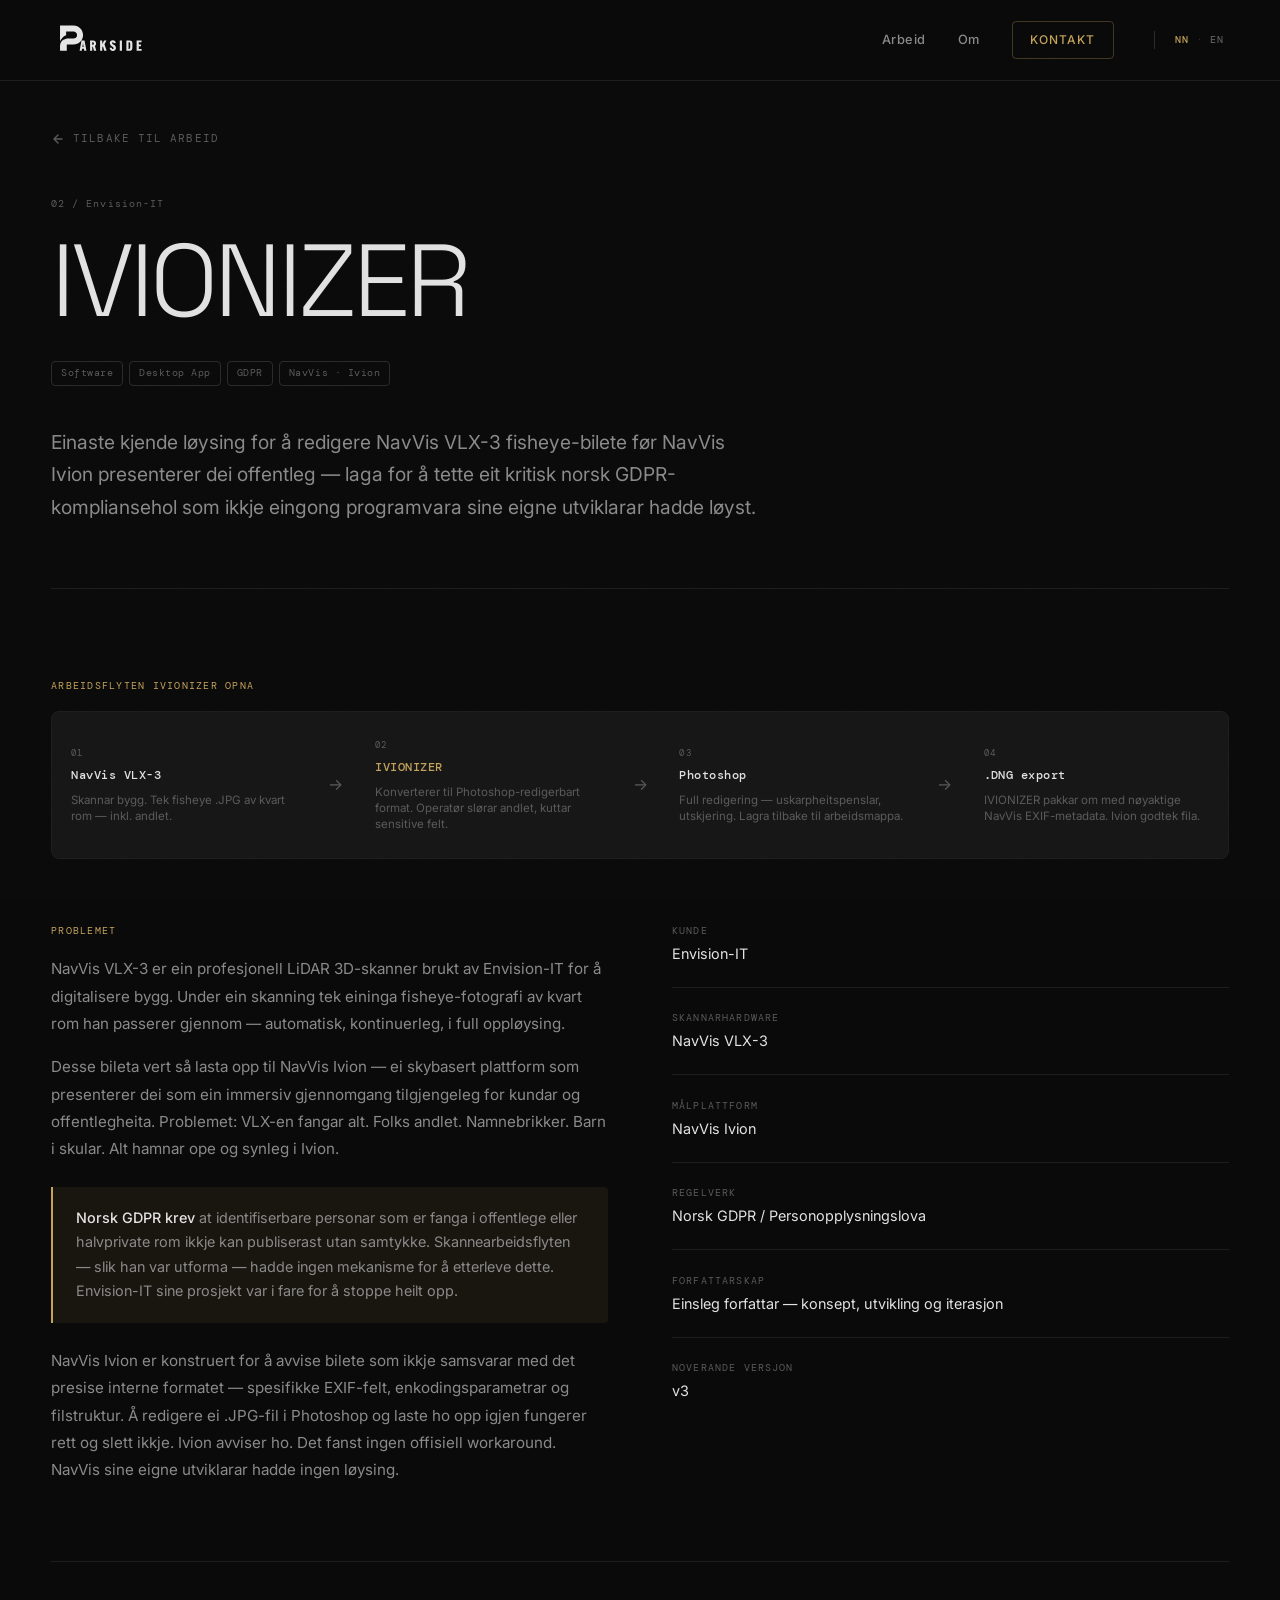
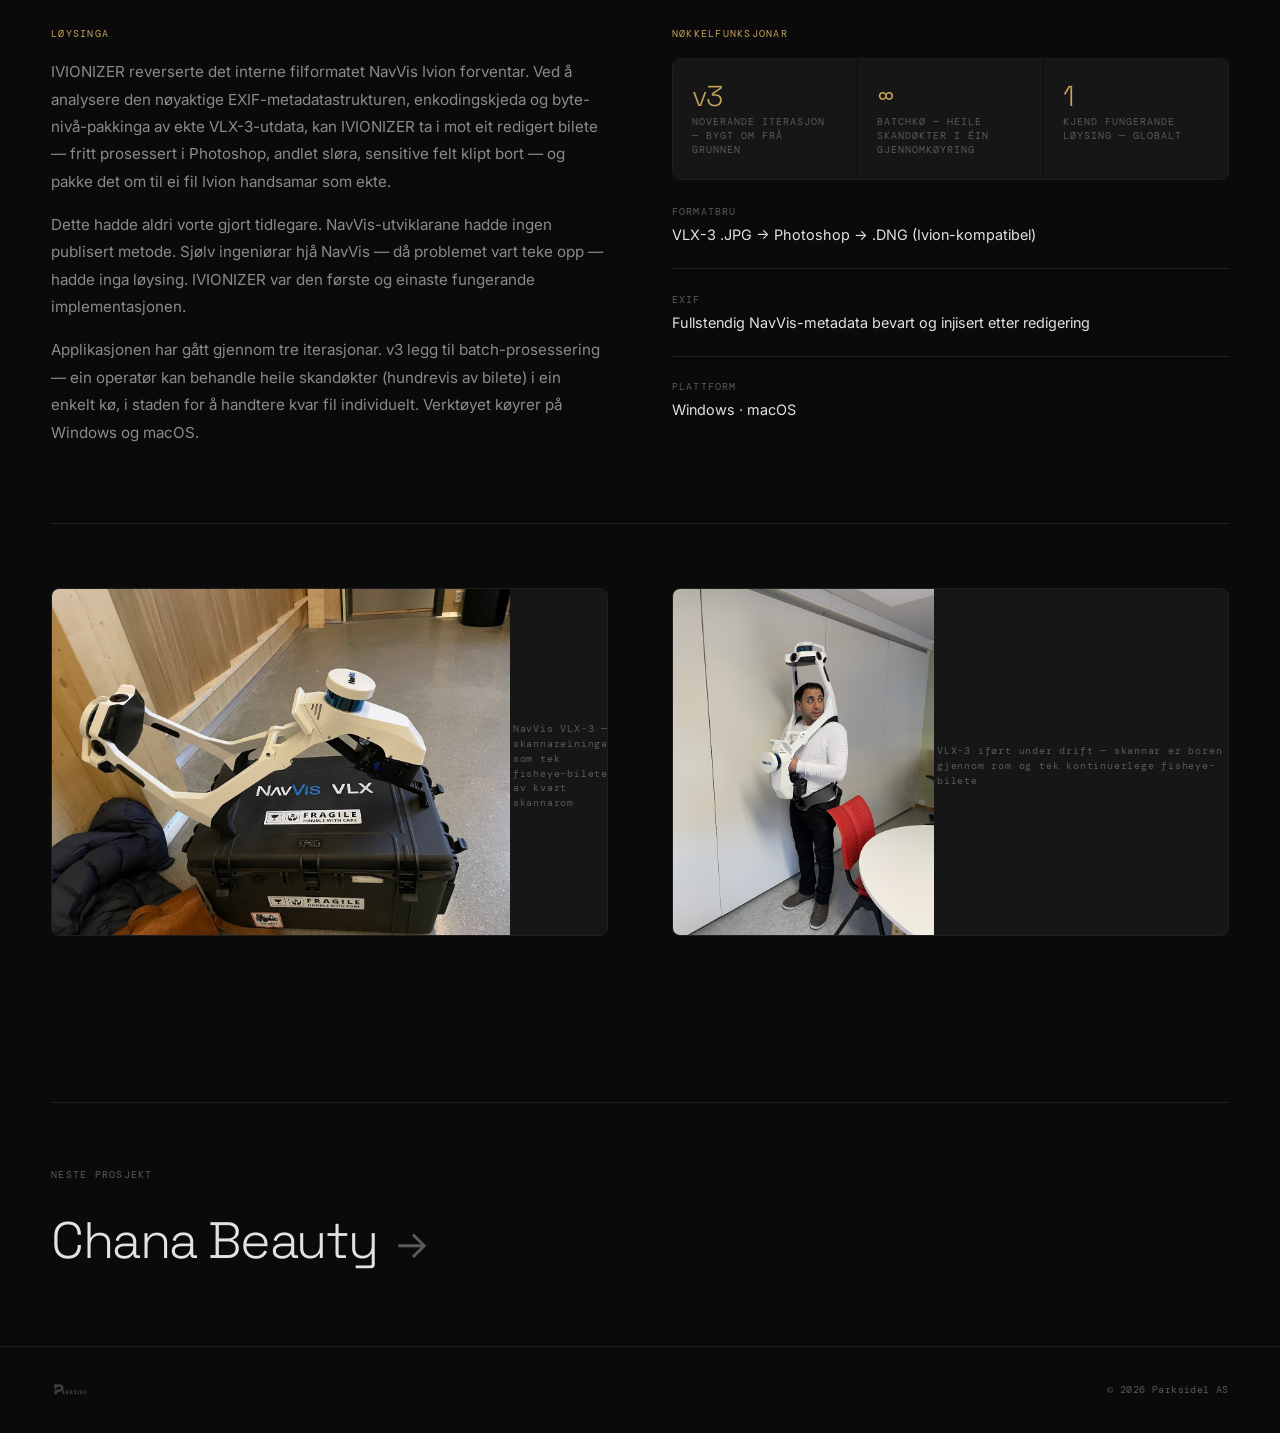
<file: ivionizer.html>
<!DOCTYPE html>
<html lang="nn">
<head>
  <meta charset="UTF-8" />
  <meta name="viewport" content="width=device-width, initial-scale=1.0" />
  <title>IVIONIZER — Parkside.</title>
  <meta name="description" content="IVIONIZER — einaste kjende løysing for å redigere NavVis VLX-3 fisheye-bilete før Ivion-rendering. Laga for å løyse norsk GDPR-problem ved 3D-skanning av offentlege rom." />
  <link rel="preconnect" href="https://fonts.googleapis.com" />
  <link rel="preconnect" href="https://fonts.gstatic.com" crossorigin />
  <link href="https://fonts.googleapis.com/css2?family=Inter:wght@300;400;500;600&family=DM+Mono:wght@400;500&family=Space+Grotesk:wght@300;400;500;600&display=swap" rel="stylesheet" />
  <link rel="stylesheet" href="styles.css" />
  <link rel="stylesheet" href="project.css" />
  <style>
    /* ── Workflow pipeline ── */
    .iv-workflow {
      display: grid;
      grid-template-columns: 1fr auto 1fr auto 1fr auto 1fr;
      align-items: center;
      gap: 0;
      background: var(--surface-2);
      border: 1px solid var(--border);
      border-radius: var(--radius-lg);
      overflow: hidden;
      margin-bottom: clamp(3rem,5vw,5rem);
    }
    .iv-step {
      padding: 1.6rem 1.2rem;
      display: flex;
      flex-direction: column;
      gap: 0.4rem;
    }
    .iv-step-num {
      font-family: var(--font-mono);
      font-size: 0.55rem;
      letter-spacing: 0.12em;
      color: var(--text-dim);
    }
    .iv-step-label {
      font-family: var(--font-mono);
      font-size: 0.75rem;
      font-weight: 500;
      color: var(--text);
      letter-spacing: 0.04em;
    }
    .iv-step-sub {
      font-size: 0.72rem;
      color: var(--text-dim);
      line-height: 1.4;
    }
    .iv-step--highlight .iv-step-label { color: var(--accent); }
    .iv-arrow-sep {
      padding: 0 0.8rem;
      color: var(--text-dim);
      font-size: 1rem;
      flex-shrink: 0;
    }

    /* ── Problem / impact callout ── */
    .iv-callout {
      border-left: 2px solid var(--accent);
      padding: 1.2rem 1.4rem;
      background: var(--accent-dim);
      border-radius: 0 var(--radius) var(--radius) 0;
      margin: 1.5rem 0;
    }
    .iv-callout p {
      font-size: 0.9rem;
      line-height: 1.7;
      color: var(--text-mid);
      margin: 0;
    }
    .iv-callout strong { color: var(--text); font-weight: 500; }

    /* ── Stat blocks ── */
    .iv-stats {
      display: grid;
      grid-template-columns: repeat(3, 1fr);
      gap: 1px;
      border: 1px solid var(--border);
      border-radius: var(--radius-lg);
      overflow: hidden;
      margin-top: 1px;
    }
    .iv-stat {
      background: var(--surface-2);
      padding: 1.4rem 1.2rem;
      display: flex;
      flex-direction: column;
      gap: 0.3rem;
    }
    .iv-stat-value {
      font-family: var(--font-display);
      font-size: 1.8rem;
      font-weight: 300;
      color: var(--accent);
      letter-spacing: -0.03em;
      line-height: 1;
    }
    .iv-stat-label {
      font-family: var(--font-mono);
      font-size: 0.62rem;
      letter-spacing: 0.1em;
      text-transform: uppercase;
      color: var(--text-dim);
      line-height: 1.4;
    }

    @media (max-width: 900px) {
      .iv-workflow {
        grid-template-columns: 1fr 1fr;
        grid-template-rows: auto;
      }
      .iv-arrow-sep { display: none; }
      .iv-stats { grid-template-columns: 1fr; }
    }
  </style>
</head>
<body>

  <nav class="nav scrolled" id="nav">
    <div class="nav-inner">
      <a href="index.html" class="nav-logo">
        <img src="assets/logo/parkside-wordmark.svg" alt="Parkside." class="nav-wordmark" />
      </a>
      <div class="nav-links">
        <a href="index.html#work" class="nav-link" data-en="Work">Arbeid</a>
        <a href="index.html#about" class="nav-link" data-en="About">Om</a>
        <a href="index.html#contact" class="nav-cta" data-en="Contact">Kontakt</a>
        <div class="lang-switch" aria-label="Language">
          <button class="lang-btn lang-btn--active" data-lang="nn" aria-pressed="true">NN</button>
          <span class="lang-sep" aria-hidden="true">·</span>
          <button class="lang-btn" data-lang="en" aria-pressed="false">EN</button>
        </div>
      </div>
    </div>
  </nav>

  <main>
    <div class="section-inner">

      <div class="project-header">
        <a href="index.html#work" class="project-back" data-en="← Back to work">
          <svg width="14" height="14" viewBox="0 0 14 14" fill="none"><path d="M11 7H3M7 3l-4 4 4 4" stroke="currentColor" stroke-width="1.4" stroke-linecap="round" stroke-linejoin="round"/></svg>
          Tilbake til arbeid
        </a>
        <span class="project-num">02 / Envision-IT</span>
        <h1 class="project-title">IVIONIZER</h1>
        <div class="project-meta-row">
          <span class="tag">Software</span>
          <span class="tag">Desktop App</span>
          <span class="tag">GDPR</span>
          <span class="tag">NavVis · Ivion</span>
        </div>
        <p class="project-summary" data-en="The only known solution for editing NavVis VLX-3 fisheye images before NavVis Ivion renders them publicly — built to solve a critical Norwegian GDPR compliance gap that not even the software's own developers had addressed.">
          Einaste kjende løysing for å redigere NavVis VLX-3 fisheye-bilete før NavVis Ivion presenterer dei offentleg — laga for å tette eit kritisk norsk GDPR-kompliansehol som ikkje eingong programvara sine eigne utviklarar hadde løyst.
        </p>
      </div>

      <div class="project-body">

        <!-- Workflow pipeline -->
        <span class="project-section-label" data-en="The pipeline IVIONIZER unlocked">Arbeidsflyten IVIONIZER opna</span>
        <div class="iv-workflow">
          <div class="iv-step">
            <span class="iv-step-num">01</span>
            <span class="iv-step-label">NavVis VLX-3</span>
            <span class="iv-step-sub" data-en="Scans building. Captures fisheye .JPG of every room — including faces.">Skannar bygg. Tek fisheye .JPG av kvart rom — inkl. andlet.</span>
          </div>
          <span class="iv-arrow-sep">→</span>
          <div class="iv-step iv-step--highlight">
            <span class="iv-step-num">02</span>
            <span class="iv-step-label">IVIONIZER</span>
            <span class="iv-step-sub" data-en="Converts to Photoshop-editable format. Operator blurs faces, crops sensitive areas.">Konverterer til Photoshop-redigerbart format. Operatør slørar andlet, kuttar sensitive felt.</span>
          </div>
          <span class="iv-arrow-sep">→</span>
          <div class="iv-step">
            <span class="iv-step-num">03</span>
            <span class="iv-step-label">Photoshop</span>
            <span class="iv-step-sub" data-en="Free editing — blur brush, crops, anything. Saved back to working folder.">Full redigering — uskarpheitspenslar, utskjering. Lagra tilbake til arbeidsmappa.</span>
          </div>
          <span class="iv-arrow-sep">→</span>
          <div class="iv-step">
            <span class="iv-step-num">04</span>
            <span class="iv-step-label">.DNG export</span>
            <span class="iv-step-sub" data-en="IVIONIZER repackages with exact NavVis EXIF metadata. Ivion accepts the file.">IVIONIZER pakkar om med nøyaktige NavVis EXIF-metadata. Ivion godtek fila.</span>
          </div>
        </div>

        <div class="project-grid">
          <div>
            <span class="project-section-label" data-en="The problem">Problemet</span>
            <p class="project-text" data-en="The NavVis VLX-3 is a professional LiDAR 3D scanner used by Envision-IT for digitising buildings. During a scan, the unit captures fisheye photographs of every space it passes through — automatically, continuously, at full resolution.">
              NavVis VLX-3 er ein profesjonell LiDAR 3D-skanner brukt av Envision-IT for å digitalisere bygg. Under ein skanning tek eininga fisheye-fotografi av kvart rom han passerer gjennom — automatisk, kontinuerleg, i full oppløysing.
            </p>
            <p class="project-text" data-en="These images are then fed into NavVis Ivion — a cloud-based platform that renders them as an immersive walkthrough accessible to clients and the public. The problem: the VLX captures everything. People's faces. Name badges. Children in schools. All of it ends up publicly visible in Ivion.">
              Desse bileta vert så lasta opp til NavVis Ivion — ei skybasert plattform som presenterer dei som ein immersiv gjennomgang tilgjengeleg for kundar og offentlegheita. Problemet: VLX-en fangar alt. Folks andlet. Namnebrikker. Barn i skular. Alt hamnar ope og synleg i Ivion.
            </p>

            <div class="iv-callout">
              <p data-en="<strong>Norwegian GDPR requires</strong> that identifiable persons captured in public or semi-public spaces cannot be published without consent. The scanning workflow — as designed — had no mechanism for compliance. Envision-IT's projects were at risk of being halted entirely."><strong>Norsk GDPR krev</strong> at identifiserbare personar som er fanga i offentlege eller halvprivate rom ikkje kan publiserast utan samtykke. Skannearbeidsflyten — slik han var utforma — hadde ingen mekanisme for å etterleve dette. Envision-IT sine prosjekt var i fare for å stoppe heilt opp.</p>
            </div>

            <p class="project-text" data-en="NavVis Ivion is engineered to reject any image that does not match its precise internal format — specific EXIF fields, encoding parameters, and file structure. Editing a .JPG in Photoshop and re-uploading it simply doesn't work. Ivion rejects it. There was no official workaround. NavVis' own developers had no solution.">
              NavVis Ivion er konstruert for å avvise bilete som ikkje samsvarar med det presise interne formatet — spesifikke EXIF-felt, enkodingsparametrar og filstruktur. Å redigere ei .JPG-fil i Photoshop og laste ho opp igjen fungerer rett og slett ikkje. Ivion avviser ho. Det fanst ingen offisiell workaround. NavVis sine eigne utviklarar hadde ingen løysing.
            </p>
          </div>

          <div class="project-detail-list">
            <div class="project-detail-item">
              <span class="project-detail-label" data-en="Client">Kunde</span>
              <span class="project-detail-value">Envision-IT</span>
            </div>
            <div class="project-detail-item">
              <span class="project-detail-label" data-en="Scanner hardware">Skannarhardware</span>
              <span class="project-detail-value">NavVis VLX-3</span>
            </div>
            <div class="project-detail-item">
              <span class="project-detail-label" data-en="Target platform">Målplattform</span>
              <span class="project-detail-value">NavVis Ivion</span>
            </div>
            <div class="project-detail-item">
              <span class="project-detail-label" data-en="Regulation">Regelverk</span>
              <span class="project-detail-value">Norsk GDPR / Personopplysningslova</span>
            </div>
            <div class="project-detail-item">
              <span class="project-detail-label" data-en="Authorship">Forfattarskap</span>
              <span class="project-detail-value" data-en="Sole-authored — concept, development and iteration">Einsleg forfattar — konsept, utvikling og iterasjon</span>
            </div>
            <div class="project-detail-item">
              <span class="project-detail-label" data-en="Current version">Noverande versjon</span>
              <span class="project-detail-value">v3</span>
            </div>
          </div>
        </div>

        <hr class="project-divider" />

        <div class="project-grid">
          <div>
            <span class="project-section-label" data-en="The solution">Løysinga</span>
            <p class="project-text" data-en="IVIONIZER reverse-engineered the internal file format that NavVis Ivion expects. By analysing the exact EXIF metadata structure, encoding chain and byte-level packaging of authentic VLX-3 outputs, IVIONIZER can receive an edited image — processed freely in Photoshop, faces blurred, sensitive areas cropped — and repackage it as a file Ivion treats as genuine.">
              IVIONIZER reverserte det interne filformatet NavVis Ivion forventar. Ved å analysere den nøyaktige EXIF-metadatastrukturen, enkodingskjeda og byte-nivå-pakkinga av ekte VLX-3-utdata, kan IVIONIZER ta i mot eit redigert bilete — fritt prosessert i Photoshop, andlet sløra, sensitive felt klipt bort — og pakke det om til ei fil Ivion handsamar som ekte.
            </p>
            <p class="project-text" data-en="This had never been done before. The NavVis developer community had no published method. Even engineers at NavVis themselves — when the problem was raised — had no answer. IVIONIZER was the first and only working implementation.">
              Dette hadde aldri vorte gjort tidlegare. NavVis-utviklarane hadde ingen publisert metode. Sjølv ingeniørar hjå NavVis — då problemet vart teke opp — hadde inga løysing. IVIONIZER var den første og einaste fungerande implementasjonen.
            </p>
            <p class="project-text" data-en="The application has gone through three iterations. v3 adds batch processing — an operator can process an entire scan session (hundreds of images) in a single queue, rather than handling each file individually. The tool runs on Windows and macOS.">
              Applikasjonen har gått gjennom tre iterasjonar. v3 legg til batch-prosessering — ein operatør kan behandle heile skandøkter (hundrevis av bilete) i ein enkelt kø, i staden for å handtere kvar fil individuelt. Verktøyet køyrer på Windows og macOS.
            </p>
          </div>

          <div>
            <span class="project-section-label" data-en="Key capabilities">Nøkkelfunksjonar</span>
            <div class="iv-stats">
              <div class="iv-stat">
                <span class="iv-stat-value">v3</span>
                <span class="iv-stat-label" data-en="Current iteration — rebuilt from ground up">Noverande iterasjon — bygt om frå grunnen</span>
              </div>
              <div class="iv-stat">
                <span class="iv-stat-value">∞</span>
                <span class="iv-stat-label" data-en="Batch queue — full scan sessions in one run">Batchkø — heile skand­økter i éin gjennomkøyring</span>
              </div>
              <div class="iv-stat">
                <span class="iv-stat-value">1</span>
                <span class="iv-stat-label" data-en="Known working solution — worldwide">Kjend fungerande løysing — globalt</span>
              </div>
            </div>

            <div style="margin-top: 1.5rem;" class="project-detail-list">
              <div class="project-detail-item">
                <span class="project-detail-label" data-en="Format bridge">Formatbru</span>
                <span class="project-detail-value">VLX-3 .JPG → Photoshop → .DNG (Ivion-kompatibel)</span>
              </div>
              <div class="project-detail-item">
                <span class="project-detail-label">EXIF</span>
                <span class="project-detail-value" data-en="Full NavVis metadata preserved and injected post-edit">Fullstendig NavVis-metadata bevart og injisert etter redigering</span>
              </div>
              <div class="project-detail-item">
                <span class="project-detail-label" data-en="Platform">Plattform</span>
                <span class="project-detail-value">Windows · macOS</span>
              </div>
            </div>
          </div>
        </div>

        <hr class="project-divider" />

        <!-- Media -->
        <div class="project-grid">
          <div class="project-media">
            <img
              src="assets/work/ivionizer-vlx3-field.jpg"
              alt="NavVis VLX-3 skanner liggande oppå kofferten sin"
              class="project-media-img"
              loading="lazy"
            />
            <span class="project-media-caption" data-en="NavVis VLX-3 — the scanner unit that captures fisheye imagery of every scanned space">NavVis VLX-3 — skannareininga som tek fisheye-bilete av kvart skannarom</span>
          </div>
          <div class="project-media">
            <img
              src="assets/work/ivionizer-before-after.jpg"
              alt="Kollega demonstrerer VLX-3 skannaroppsettet iført eininga"
              class="project-media-img"
              loading="lazy"
            />
            <span class="project-media-caption" data-en="VLX-3 worn in operation — the scanner is carried through spaces, capturing continuous fisheye imagery">VLX-3 iført under drift — skannar er boren gjennom rom og tek kontinuerlege fisheye-bilete</span>
          </div>
        </div>

      </div>

      <div class="project-next">
        <span class="project-next-label" data-en="Next project">Neste prosjekt</span>
        <a href="chana-beauty.html" class="project-next-link">
          <span class="project-next-title">Chana Beauty</span>
          <span class="project-next-arrow">→</span>
        </a>
      </div>

    </div>
  </main>

  <footer class="footer">
    <div class="footer-inner">
      <img src="assets/logo/parkside-wordmark.svg" alt="Parkside." class="footer-logo" />
      <span class="footer-copy">© 2026 Parkside1 AS</span>
    </div>
  </footer>

  <script src="lang.js"></script>
</body>
</html>
</file>
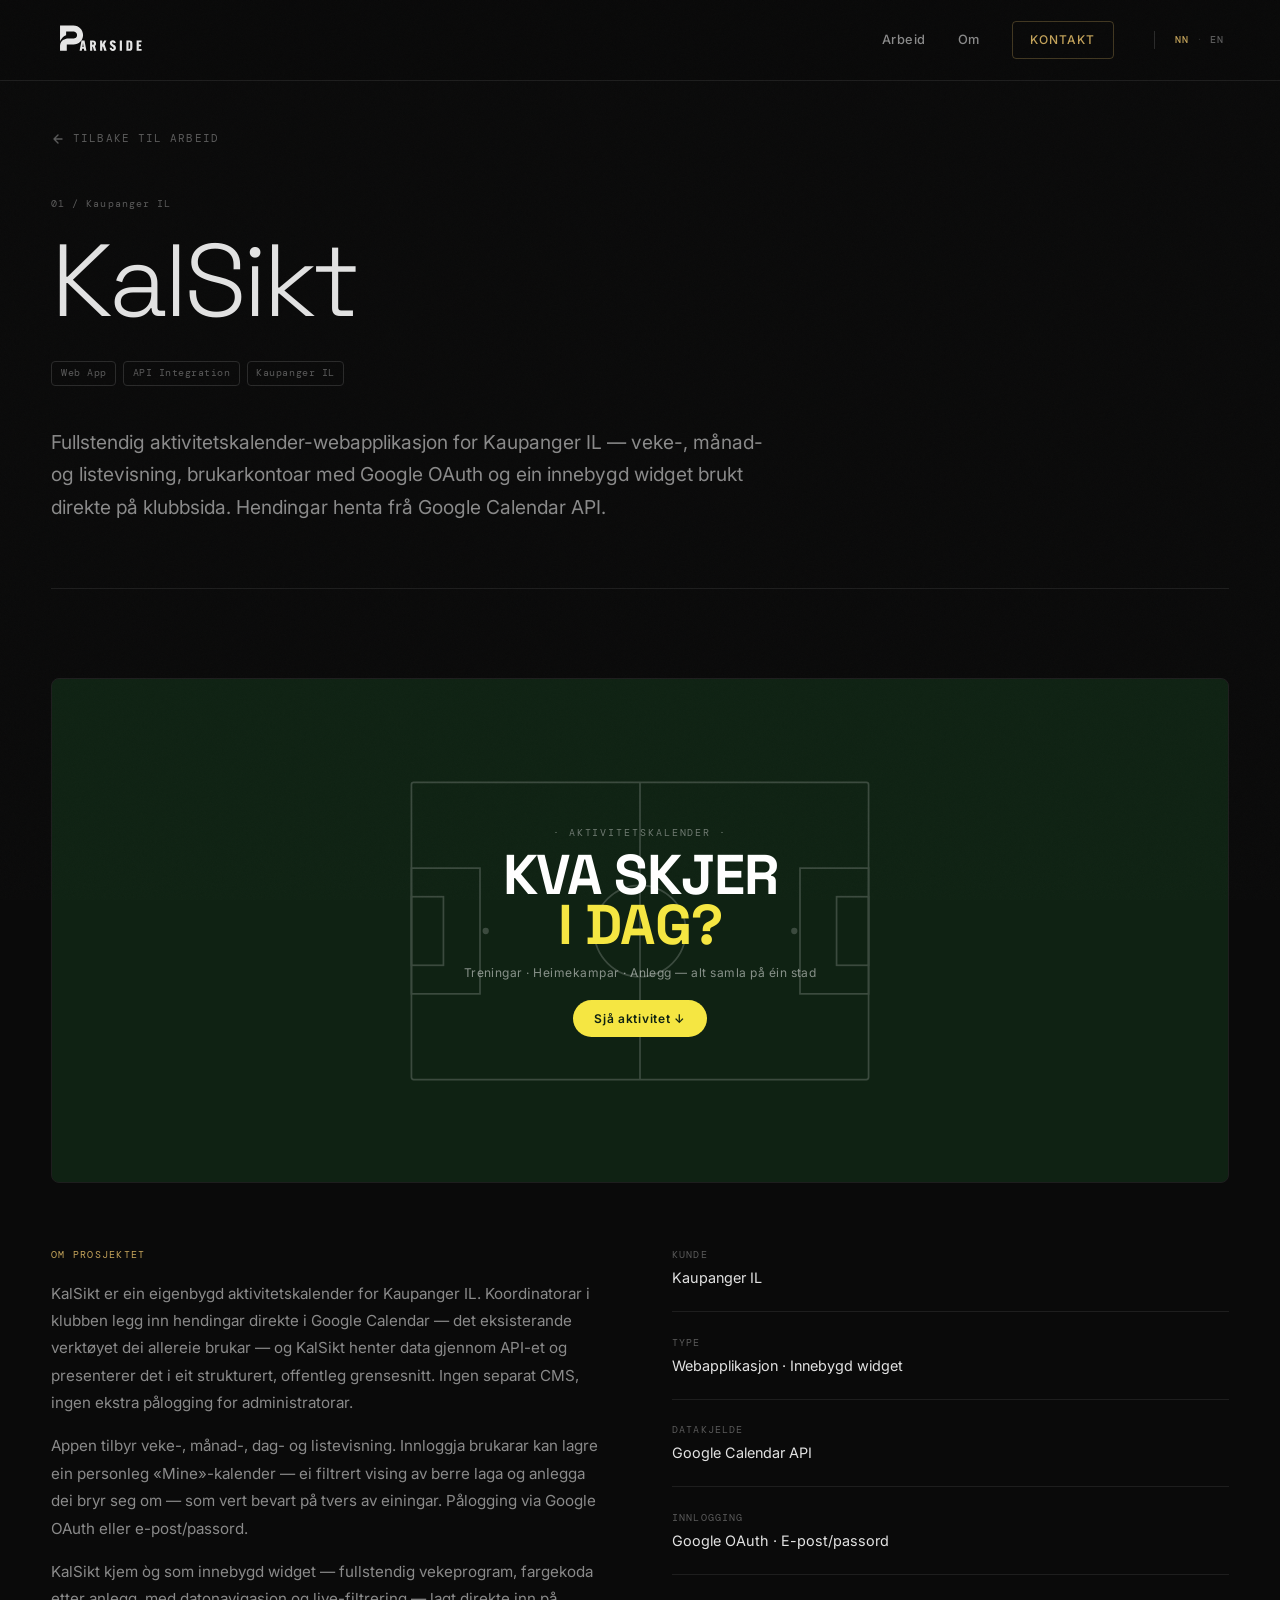
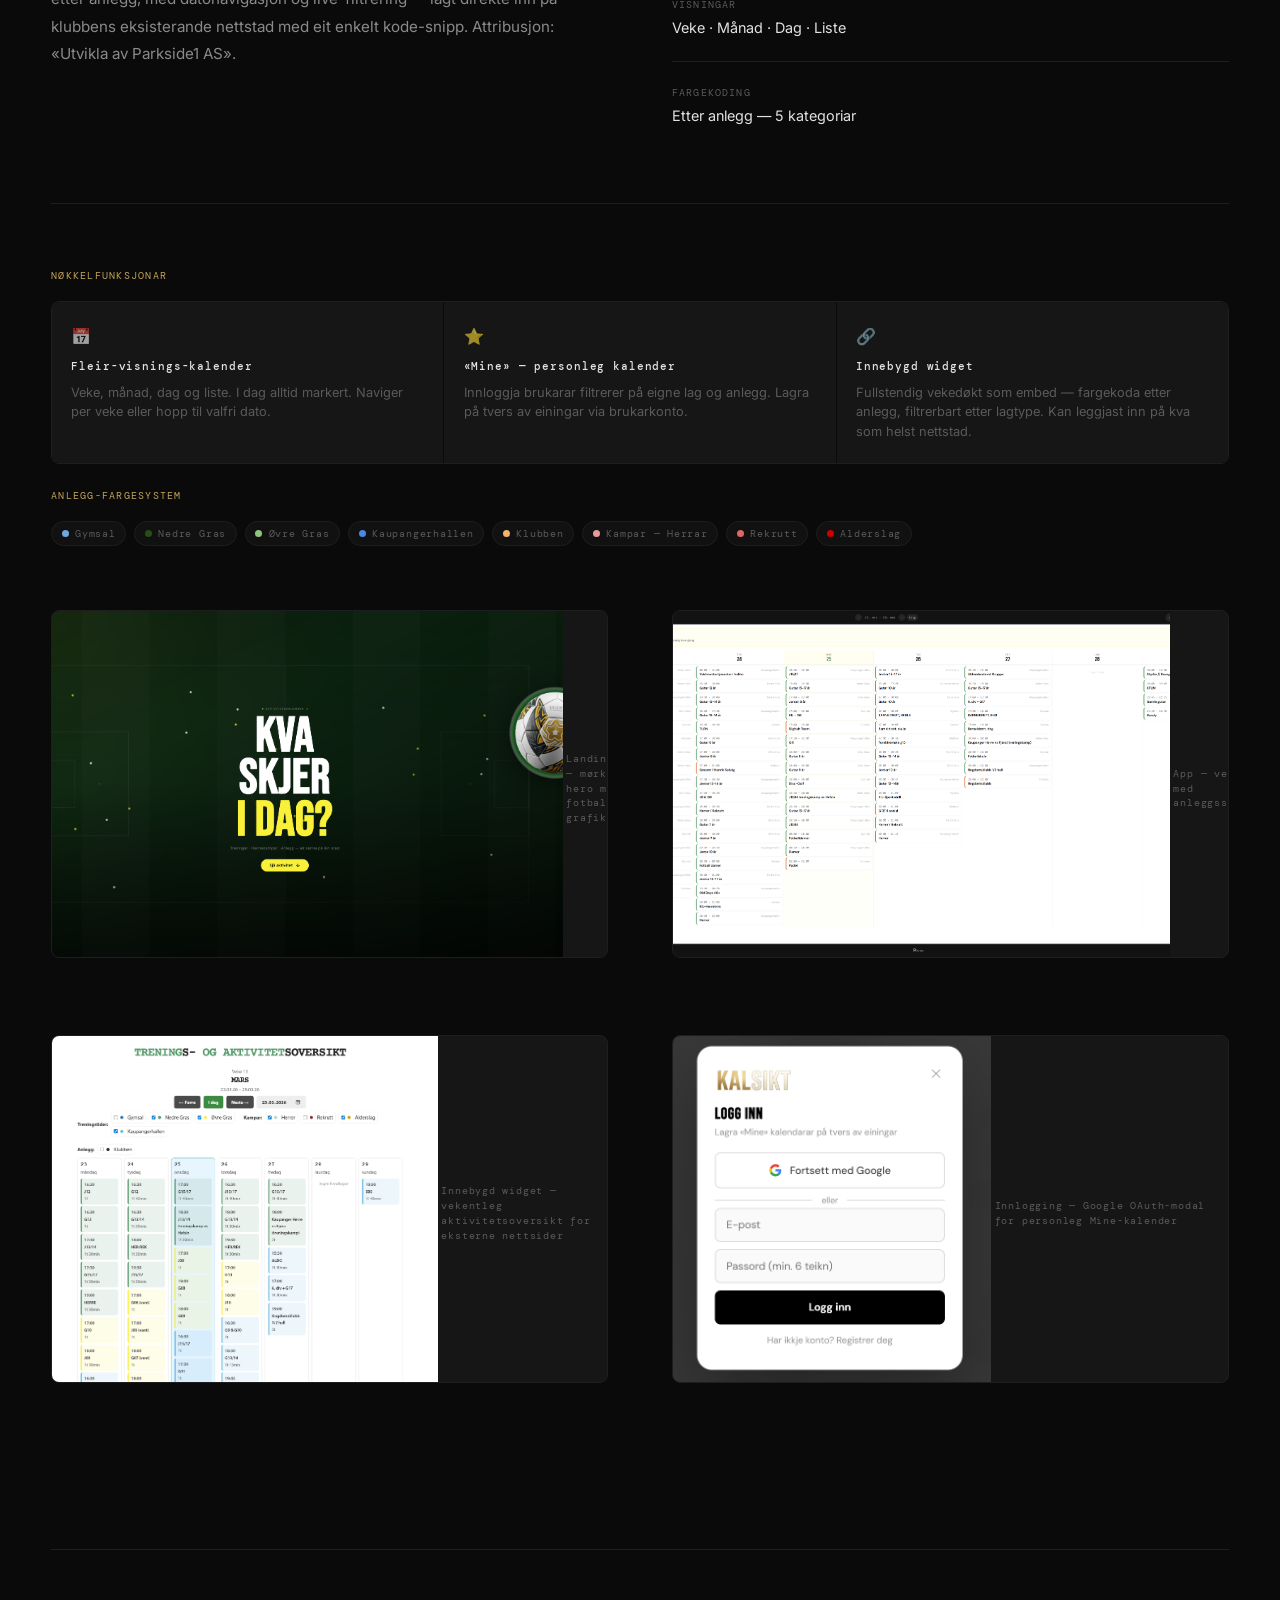
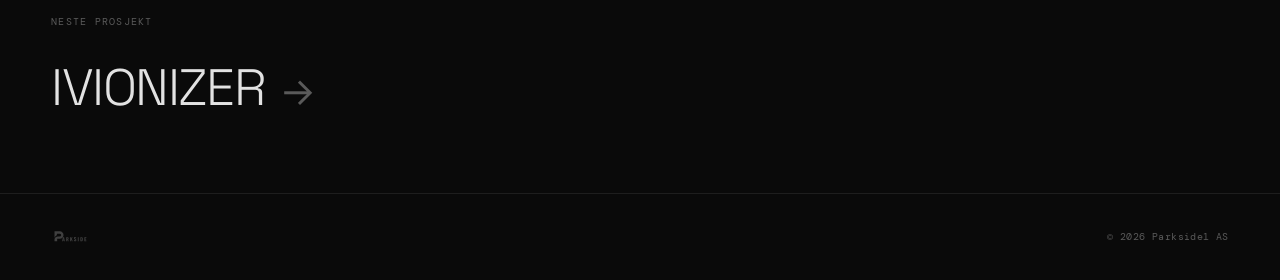
<file: kalsikt.html>
<!DOCTYPE html>
<html lang="nn">
<head>
  <meta charset="UTF-8" />
  <meta name="viewport" content="width=device-width, initial-scale=1.0" />
  <title>KalSikt — Parkside.</title>
  <meta name="description" content="KalSikt — aktivitetskalender og webapplikasjon for Kaupanger IL. Veke/månad/liste-visning, innebygd widget og brukarkontoar." />
  <link rel="preconnect" href="https://fonts.googleapis.com" />
  <link rel="preconnect" href="https://fonts.gstatic.com" crossorigin />
  <link href="https://fonts.googleapis.com/css2?family=Inter:wght@300;400;500;600&family=DM+Mono:wght@400;500&family=Space+Grotesk:wght@300;400;500;600&display=swap" rel="stylesheet" />
  <link rel="stylesheet" href="styles.css" />
  <link rel="stylesheet" href="project.css" />
  <style>
    /* ── KalSikt landing preview — CSS rendered ── */
    .ks-landing-preview {
      background: #0f2213;
      border: 1px solid var(--border);
      border-radius: var(--radius-lg);
      aspect-ratio: 21 / 9;
      display: flex;
      align-items: center;
      justify-content: center;
      margin-bottom: clamp(3rem,5vw,5rem);
      overflow: hidden;
      position: relative;
    }
    .ks-pitch {
      position: absolute;
      inset: 0;
      display: flex;
      align-items: center;
      justify-content: center;
      opacity: 0.18;
    }
    .ks-pitch svg { width: 55%; max-width: 480px; }
    .ks-landing-content {
      position: relative;
      z-index: 1;
      text-align: center;
      display: flex;
      flex-direction: column;
      align-items: center;
      gap: 0.6rem;
      padding: 2rem;
    }
    .ks-eyebrow {
      font-family: var(--font-mono);
      font-size: 0.6rem;
      letter-spacing: 0.2em;
      color: rgba(255,255,255,0.4);
    }
    .ks-hero-text {
      font-family: var(--font-display);
      font-weight: 700;
      font-size: clamp(1.8rem, 5vw, 3.5rem);
      line-height: 0.9;
      letter-spacing: -0.02em;
    }
    .ks-hero-white { color: #fff; display: block; }
    .ks-hero-yellow { color: #f5e642; display: block; }
    .ks-tagline {
      font-size: clamp(0.6rem, 1.2vw, 0.75rem);
      color: rgba(255,255,255,0.5);
      letter-spacing: 0.04em;
      margin-top: 0.2rem;
    }
    .ks-cta {
      background: #f5e642;
      color: #0f2213;
      font-weight: 600;
      font-size: 0.75rem;
      letter-spacing: 0.06em;
      border-radius: 100px;
      padding: 0.55rem 1.3rem;
      margin-top: 0.5rem;
    }

    /* ── Feature blocks ── */
    .ks-features {
      display: grid;
      grid-template-columns: repeat(3, 1fr);
      gap: 1px;
      border: 1px solid var(--border);
      border-radius: var(--radius-lg);
      overflow: hidden;
      margin-top: 1px;
    }
    .ks-feature {
      background: var(--surface-2);
      padding: 1.4rem 1.2rem;
      display: flex;
      flex-direction: column;
      gap: 0.5rem;
    }
    .ks-feature-icon {
      font-size: 1rem;
      opacity: 0.6;
    }
    .ks-feature-title {
      font-family: var(--font-mono);
      font-size: 0.68rem;
      font-weight: 500;
      letter-spacing: 0.08em;
      color: var(--text);
    }
    .ks-feature-desc {
      font-size: 0.8rem;
      color: var(--text-dim);
      line-height: 1.5;
    }

    /* ── Venue colour pills ── */
    .ks-venues {
      display: flex;
      flex-wrap: wrap;
      gap: 0.5rem;
      margin-top: 0.8rem;
    }
    .ks-venue {
      display: inline-flex;
      align-items: center;
      gap: 0.4rem;
      font-family: var(--font-mono);
      font-size: 0.6rem;
      letter-spacing: 0.08em;
      color: var(--text-dim);
      background: var(--surface);
      border: 1px solid var(--border);
      border-radius: 100px;
      padding: 0.25rem 0.6rem;
    }
    .ks-venue-dot {
      width: 7px; height: 7px;
      border-radius: 50%;
      flex-shrink: 0;
    }

    @media (max-width: 768px) {
      .ks-features { grid-template-columns: 1fr; }
    }
  </style>
</head>
<body>

  <nav class="nav scrolled" id="nav">
    <div class="nav-inner">
      <a href="index.html" class="nav-logo">
        <img src="assets/logo/parkside-wordmark.svg" alt="Parkside." class="nav-wordmark" />
      </a>
      <div class="nav-links">
        <a href="index.html#work" class="nav-link" data-en="Work">Arbeid</a>
        <a href="index.html#about" class="nav-link" data-en="About">Om</a>
        <a href="index.html#contact" class="nav-cta" data-en="Contact">Kontakt</a>
        <div class="lang-switch" aria-label="Language">
          <button class="lang-btn lang-btn--active" data-lang="nn" aria-pressed="true">NN</button>
          <span class="lang-sep" aria-hidden="true">·</span>
          <button class="lang-btn" data-lang="en" aria-pressed="false">EN</button>
        </div>
      </div>
    </div>
  </nav>

  <main>
    <div class="section-inner">

      <div class="project-header">
        <a href="index.html#work" class="project-back" data-en="← Back to work">
          <svg width="14" height="14" viewBox="0 0 14 14" fill="none"><path d="M11 7H3M7 3l-4 4 4 4" stroke="currentColor" stroke-width="1.4" stroke-linecap="round" stroke-linejoin="round"/></svg>
          Tilbake til arbeid
        </a>
        <span class="project-num">01 / Kaupanger IL</span>
        <h1 class="project-title">KalSikt</h1>
        <div class="project-meta-row">
          <span class="tag">Web App</span>
          <span class="tag">API Integration</span>
          <span class="tag">Kaupanger IL</span>
        </div>
        <p class="project-summary" data-en="A full activity calendar web application for Kaupanger IL — week, month and list views, user accounts with Google OAuth, and an embeddable widget used directly on the club's website. Events sourced from Google Calendar API.">
          Fullstendig aktivitetskalender-webapplikasjon for Kaupanger IL — veke-, månad- og listevisning, brukarkontoar med Google OAuth og ein innebygd widget brukt direkte på klubbsida. Hendingar henta frå Google Calendar API.
        </p>
      </div>

      <div class="project-body">

        <!-- CSS landing preview -->
        <div class="ks-landing-preview">
          <!-- Pitch outline -->
          <div class="ks-pitch" aria-hidden="true">
            <svg viewBox="0 0 420 280" fill="none" stroke="white" stroke-width="1.5">
              <rect x="10" y="10" width="400" height="260" rx="2"/>
              <line x1="210" y1="10" x2="210" y2="270"/>
              <circle cx="210" cy="140" r="40"/>
              <rect x="10" y="85" width="60" height="110"/>
              <rect x="350" y="85" width="60" height="110"/>
              <rect x="10" y="110" width="28" height="60"/>
              <rect x="382" y="110" width="28" height="60"/>
              <circle cx="210" cy="140" r="2" fill="white"/>
              <circle cx="75" cy="140" r="2" fill="white"/>
              <circle cx="345" cy="140" r="2" fill="white"/>
            </svg>
          </div>
          <div class="ks-landing-content">
            <span class="ks-eyebrow" data-en="· ACTIVITY CALENDAR ·">· AKTIVITETSKALENDER ·</span>
            <div class="ks-hero-text">
              <span class="ks-hero-white" data-en="WHAT'S ON">KVA SKJER</span>
              <span class="ks-hero-yellow" data-en="TODAY?">I DAG?</span>
            </div>
            <p class="ks-tagline" data-en="Training · Home matches · Venues — all in one place">Treningar · Heimekampar · Anlegg — alt samla på éin stad</p>
            <span class="ks-cta" data-en="See activity ↓">Sjå aktivitet ↓</span>
          </div>
        </div>

        <div class="project-grid">
          <div>
            <span class="project-section-label" data-en="About the project">Om prosjektet</span>
            <p class="project-text" data-en="KalSikt is a purpose-built activity calendar for Kaupanger IL. Club coordinators manage events directly in Google Calendar — the existing tool they already use — and KalSikt pulls the data through the API and presents it in a structured, public-facing interface. No separate CMS, no extra logins for admins.">
              KalSikt er ein eigenbygd aktivitetskalender for Kaupanger IL. Koordinatorar i klubben legg inn hendingar direkte i Google Calendar — det eksisterande verktøyet dei allereie brukar — og KalSikt henter data gjennom API-et og presenterer det i eit strukturert, offentleg grensesnitt. Ingen separat CMS, ingen ekstra pålogging for administratorar.
            </p>
            <p class="project-text" data-en="The app offers week, month, day and list views. Logged-in users can save a personalised &quot;Mine&quot; calendar — a filtered view of only the teams and venues they care about — that persists across devices. Login via Google OAuth or email/password.">
              Appen tilbyr veke-, månad-, dag- og listevisning. Innloggja brukarar kan lagre ein personleg «Mine»-kalender — ei filtrert vising av berre laga og anlegga dei bryr seg om — som vert bevart på tvers av einingar. Pålogging via Google OAuth eller e-post/passord.
            </p>
            <p class="project-text" data-en="KalSikt also ships as an embeddable widget — the full weekly schedule, colour-coded by venue, with date navigation and live filtering — dropped directly into the club's existing website with a single code snippet. Attribution: &quot;Utvikla av Parkside1 AS&quot;.">
              KalSikt kjem òg som innebygd widget — fullstendig vekeprogram, fargekoda etter anlegg, med datonavigasjon og live-filtrering — lagt direkte inn på klubbens eksisterande nettstad med eit enkelt kode-snipp. Attribusjon: «Utvikla av Parkside1 AS».
            </p>
          </div>
          <div class="project-detail-list">
            <div class="project-detail-item">
              <span class="project-detail-label" data-en="Client">Kunde</span>
              <span class="project-detail-value">Kaupanger IL</span>
            </div>
            <div class="project-detail-item">
              <span class="project-detail-label" data-en="Type">Type</span>
              <span class="project-detail-value" data-en="Web application · Embeddable widget">Webapplikasjon · Innebygd widget</span>
            </div>
            <div class="project-detail-item">
              <span class="project-detail-label" data-en="Data source">Datakjelde</span>
              <span class="project-detail-value">Google Calendar API</span>
            </div>
            <div class="project-detail-item">
              <span class="project-detail-label" data-en="Auth">Innlogging</span>
              <span class="project-detail-value">Google OAuth · E-post/passord</span>
            </div>
            <div class="project-detail-item">
              <span class="project-detail-label" data-en="Views">Visningar</span>
              <span class="project-detail-value" data-en="Week · Month · Day · List">Veke · Månad · Dag · Liste</span>
            </div>
            <div class="project-detail-item">
              <span class="project-detail-label" data-en="Colour coding">Fargekoding</span>
              <span class="project-detail-value" data-en="By venue — 5 categories">Etter anlegg — 5 kategoriar</span>
            </div>
          </div>
        </div>

        <hr class="project-divider" />

        <!-- Feature blocks -->
        <span class="project-section-label" data-en="Key features">Nøkkelfunksjonar</span>
        <div class="ks-features">
          <div class="ks-feature">
            <span class="ks-feature-icon">📅</span>
            <span class="ks-feature-title" data-en="Multi-view calendar">Fleir-visnings-kalender</span>
            <span class="ks-feature-desc" data-en="Week, month, day and list views. Today always highlighted. Navigate by week or jump to any date.">Veke, månad, dag og liste. I dag alltid markert. Naviger per veke eller hopp til valfri dato.</span>
          </div>
          <div class="ks-feature">
            <span class="ks-feature-icon">⭐</span>
            <span class="ks-feature-title" data-en="«Mine» — personal calendar">«Mine» — personleg kalender</span>
            <span class="ks-feature-desc" data-en="Logged-in users filter by their own teams and venues. Saved cross-device via user account.">Innloggja brukarar filtrerer på eigne lag og anlegg. Lagra på tvers av einingar via brukarkonto.</span>
          </div>
          <div class="ks-feature">
            <span class="ks-feature-icon">🔗</span>
            <span class="ks-feature-title" data-en="Embeddable widget">Innebygd widget</span>
            <span class="ks-feature-desc" data-en="The full weekly schedule as an embed — colour-coded by venue, filterable by team type. Drops into any existing website.">Fullstendig vekedøkt som embed — fargekoda etter anlegg, filtrerbart etter lagtype. Kan leggjast inn på kva som helst nettstad.</span>
          </div>
        </div>

        <!-- Venue colour coding -->
        <div style="margin-top: 1.5rem; margin-bottom: clamp(3rem,5vw,5rem);">
          <span class="project-section-label" data-en="Venue colour system">Anlegg-fargesystem</span>
          <div class="ks-venues">
            <span class="ks-venue"><span class="ks-venue-dot" style="background:#6fa8dc;"></span>Gymsal</span>
            <span class="ks-venue"><span class="ks-venue-dot" style="background:#274e13;"></span>Nedre Gras</span>
            <span class="ks-venue"><span class="ks-venue-dot" style="background:#93c47d;"></span>Øvre Gras</span>
            <span class="ks-venue"><span class="ks-venue-dot" style="background:#4a86e8;"></span>Kaupangerhallen</span>
            <span class="ks-venue"><span class="ks-venue-dot" style="background:#f6b26b;"></span>Klubben</span>
            <span class="ks-venue"><span class="ks-venue-dot" style="background:#ea9999;"></span><span data-en="Matches — Herrar">Kampar — Herrar</span></span>
            <span class="ks-venue"><span class="ks-venue-dot" style="background:#e06666;"></span>Rekrutt</span>
            <span class="ks-venue"><span class="ks-venue-dot" style="background:#cc0000;"></span>Alderslag</span>
          </div>
        </div>

        <!-- Screenshots -->
        <div class="project-grid">
          <div class="project-media">
            <img src="assets/work/kalsikt-landing.jpg" alt="KalSikt landingsside — mørk grøn hero med fotballbane" class="project-media-img" loading="lazy" />
            <span class="project-media-caption" data-en="Landing page — dark green hero with football pitch graphic">Landingsside — mørk grøn hero med fotballbane-grafikk</span>
          </div>
          <div class="project-media">
            <img src="assets/work/kalsikt-app-week.jpg" alt="KalSikt app — vekevising med anleggssidepanel" class="project-media-img" loading="lazy" />
            <span class="project-media-caption" data-en="App — week view with venue sidebar">App — vekevising med anleggssidepanel</span>
          </div>
        </div>

        <div class="project-grid" style="margin-top: 1px;">
          <div class="project-media">
            <img src="assets/work/kalsikt-widget.jpg" alt="KalSikt innebygd widget — trenings- og aktivitetsoversikt" class="project-media-img" loading="lazy" />
            <span class="project-media-caption" data-en="Embeddable widget — weekly activity overview for external sites">Innebygd widget — vekentleg aktivitetsoversikt for eksterne nettsider</span>
          </div>
          <div class="project-media">
            <img src="assets/work/kalsikt-login.jpg" alt="KalSikt innlogging — Google OAuth-modal" class="project-media-img" loading="lazy" />
            <span class="project-media-caption" data-en="Login — Google OAuth modal for personalised Mine calendar">Innlogging — Google OAuth-modal for personleg Mine-kalender</span>
          </div>
        </div>

      </div>

      <div class="project-next">
        <span class="project-next-label" data-en="Next project">Neste prosjekt</span>
        <a href="ivionizer.html" class="project-next-link">
          <span class="project-next-title">IVIONIZER</span>
          <span class="project-next-arrow">→</span>
        </a>
      </div>

    </div>
  </main>

  <footer class="footer">
    <div class="footer-inner">
      <img src="assets/logo/parkside-wordmark.svg" alt="Parkside." class="footer-logo" />
      <span class="footer-copy">© 2026 Parkside1 AS</span>
    </div>
  </footer>

  <script src="lang.js"></script>
</body>
</html>
</file>
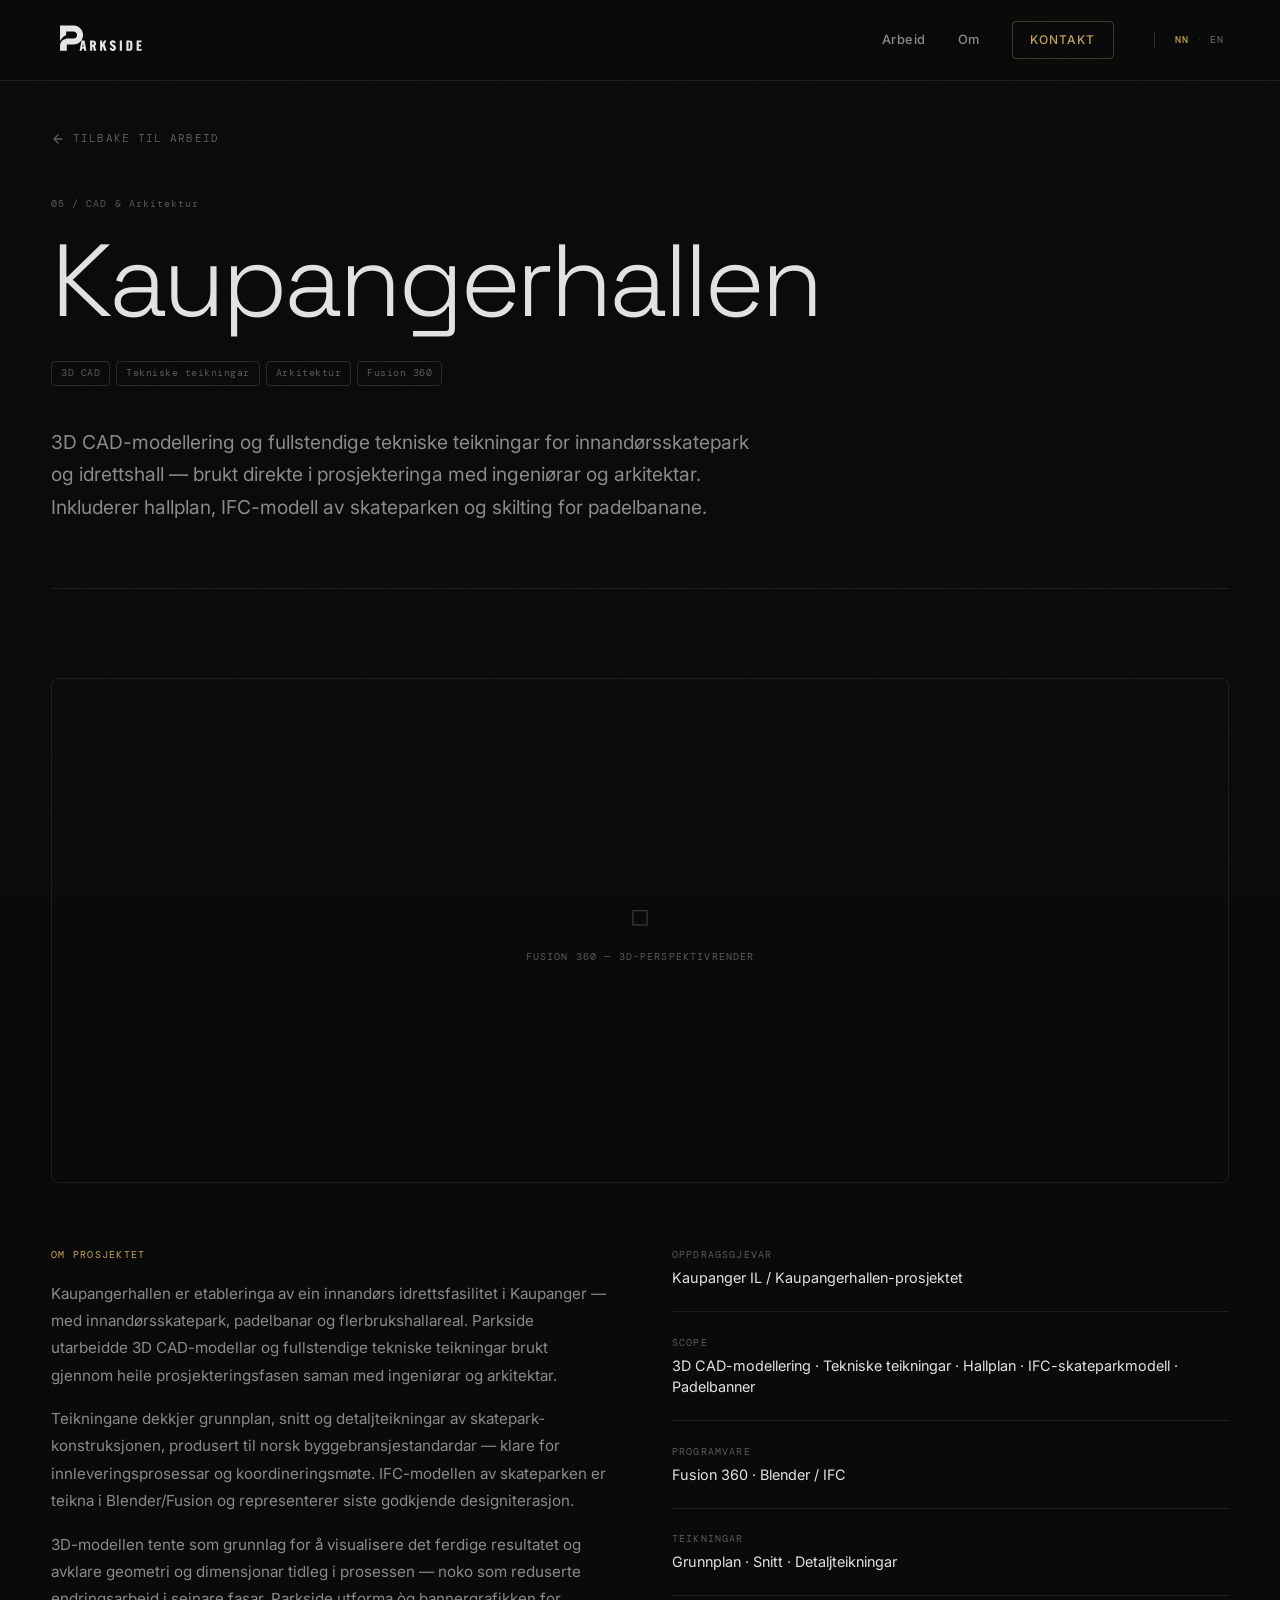
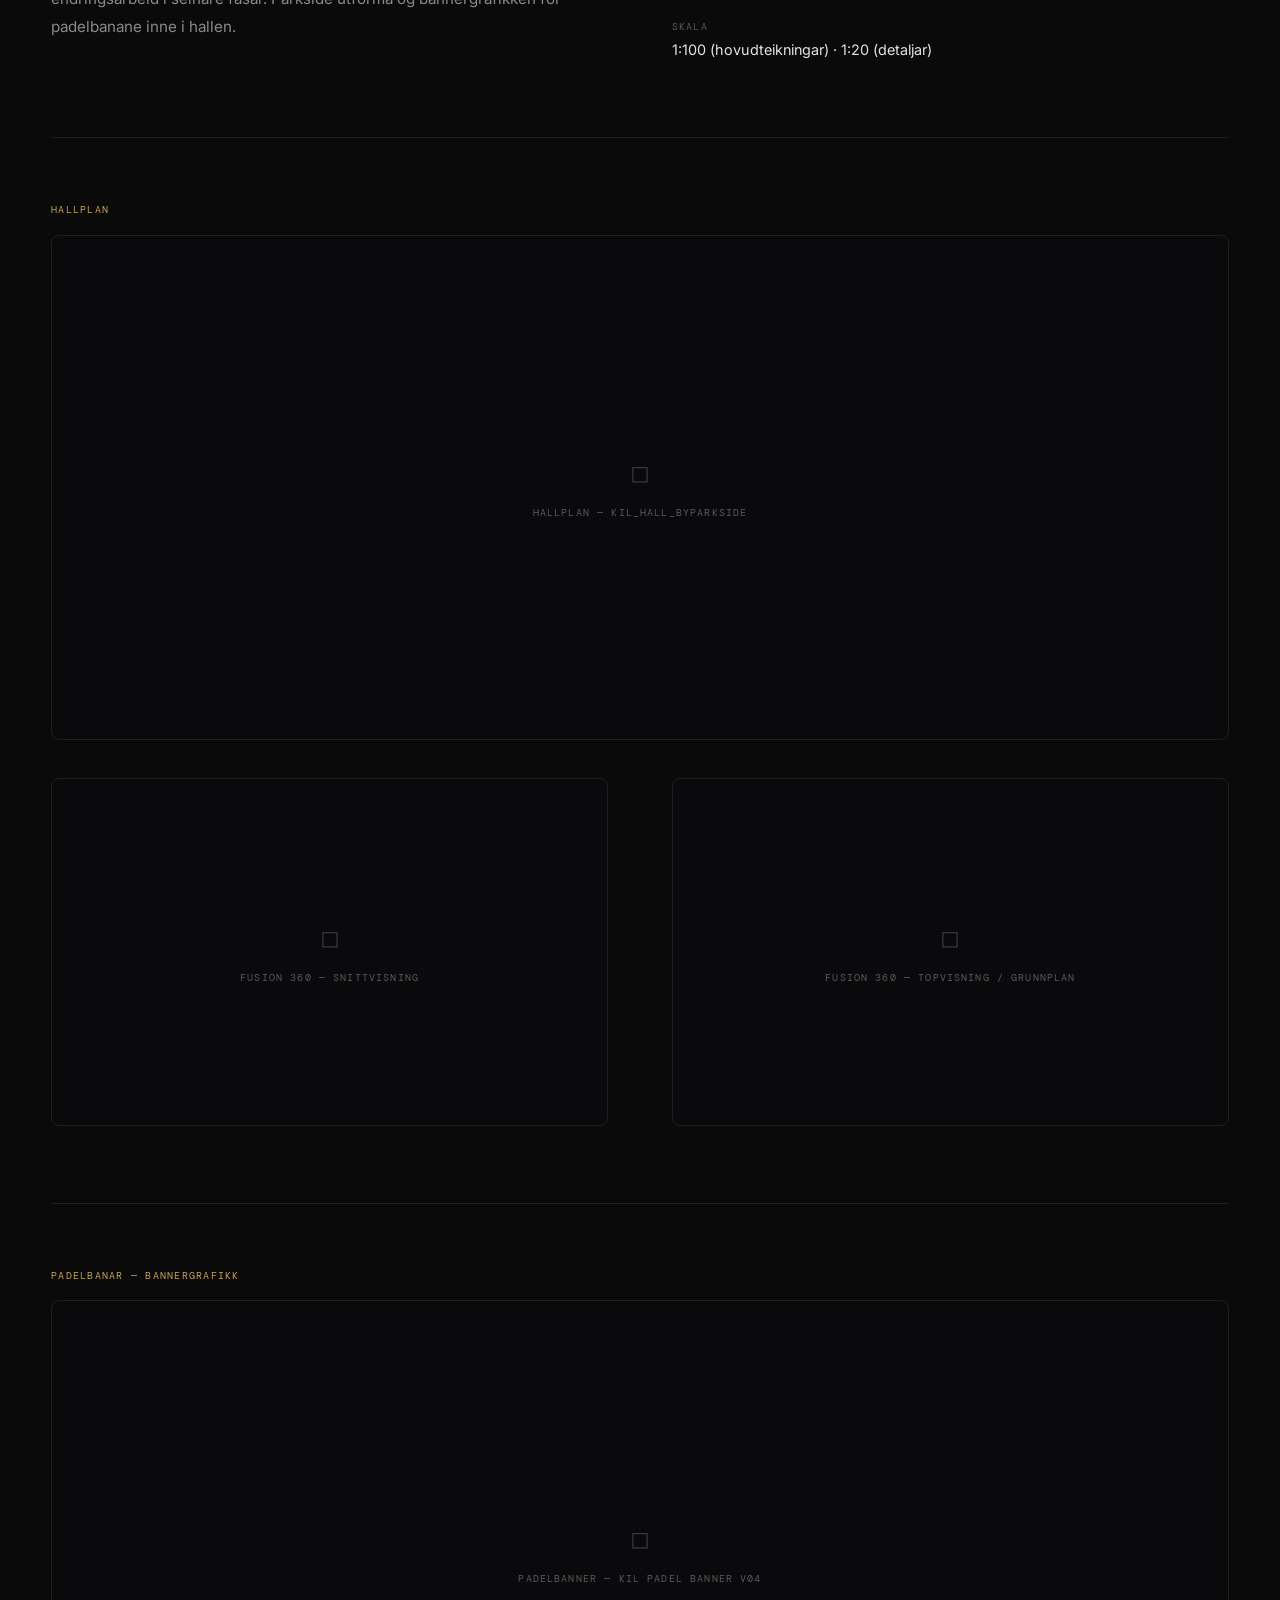
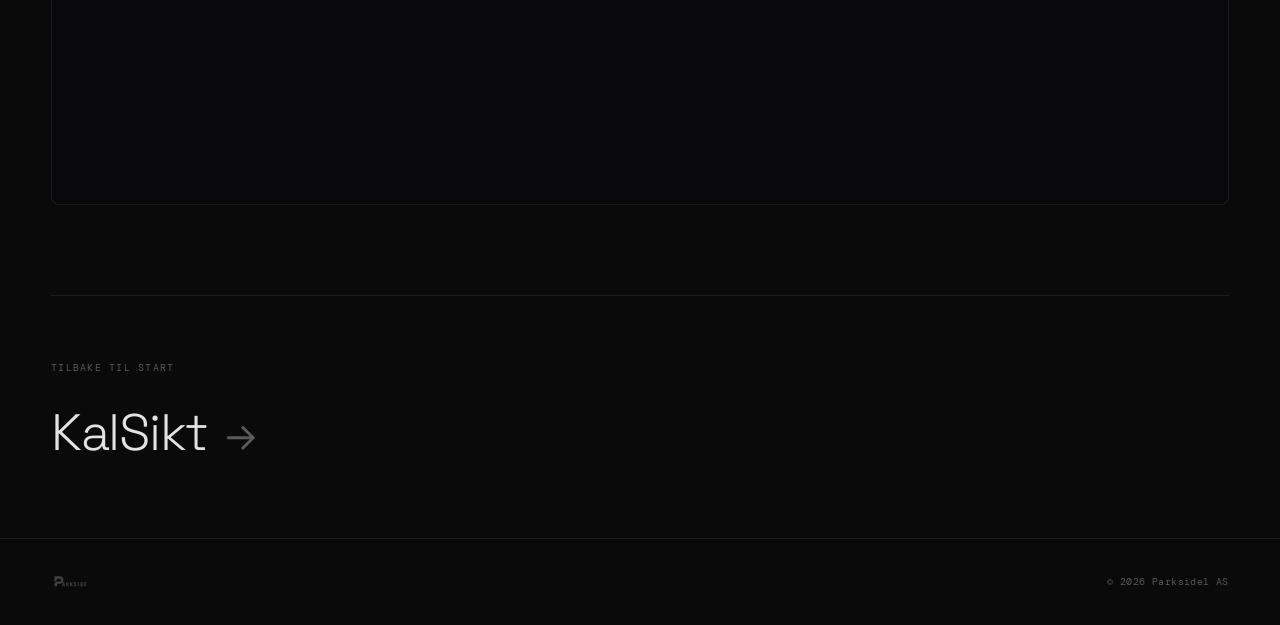
<file: kaupangerhallen.html>
<!DOCTYPE html>
<html lang="nn">
<head>
  <meta charset="UTF-8" />
  <meta name="viewport" content="width=device-width, initial-scale=1.0" />
  <title>Kaupangerhallen — Parkside.</title>
  <meta name="description" content="Kaupangerhallen — 3D CAD-modellering, tekniske teikningar og hallplan for innandørsskatepark og padelbanar i Kaupanger IL." />
  <link rel="preconnect" href="https://fonts.googleapis.com" />
  <link rel="preconnect" href="https://fonts.gstatic.com" crossorigin />
  <link href="https://fonts.googleapis.com/css2?family=Inter:wght@300;400;500;600&family=DM+Mono:wght@400;500&family=Space+Grotesk:wght@300;400;500;600&display=swap" rel="stylesheet" />
  <link rel="stylesheet" href="styles.css" />
  <link rel="stylesheet" href="project.css" />
</head>
<body>

  <nav class="nav scrolled" id="nav">
    <div class="nav-inner">
      <a href="index.html" class="nav-logo">
        <img src="assets/logo/parkside-wordmark.svg" alt="Parkside." class="nav-wordmark" />
      </a>
      <div class="nav-links">
        <a href="index.html#work" class="nav-link" data-en="Work">Arbeid</a>
        <a href="index.html#about" class="nav-link" data-en="About">Om</a>
        <a href="index.html#contact" class="nav-cta" data-en="Contact">Kontakt</a>
        <div class="lang-switch" aria-label="Language">
          <button class="lang-btn lang-btn--active" data-lang="nn" aria-pressed="true">NN</button>
          <span class="lang-sep" aria-hidden="true">·</span>
          <button class="lang-btn" data-lang="en" aria-pressed="false">EN</button>
        </div>
      </div>
    </div>
  </nav>

  <main>
    <div class="section-inner">

      <div class="project-header">
        <a href="index.html#work" class="project-back" data-en="← Back to work">
          <svg width="14" height="14" viewBox="0 0 14 14" fill="none"><path d="M11 7H3M7 3l-4 4 4 4" stroke="currentColor" stroke-width="1.4" stroke-linecap="round" stroke-linejoin="round"/></svg>
          Tilbake til arbeid
        </a>
        <span class="project-num">05 / CAD &amp; Arkitektur</span>
        <h1 class="project-title">Kaupanger­hallen</h1>
        <div class="project-meta-row">
          <span class="tag">3D CAD</span>
          <span class="tag" data-en="Technical Drawings">Tekniske teikningar</span>
          <span class="tag" data-en="Architecture">Arkitektur</span>
          <span class="tag">Fusion 360</span>
        </div>
        <p class="project-summary" data-en="3D CAD modelling and complete technical drawings for an indoor skatepark and sports hall — used directly in the design process with engineers and architects. Includes hall floor plan, skatepark IFC model and signage for the padel courts.">
          3D CAD-modellering og fullstendige tekniske teikningar for innandørsskatepark og idrettshall — brukt direkte i prosjekteringa med ingeniørar og arkitektar. Inkluderer hallplan, IFC-modell av skateparken og skilting for padelbanane.
        </p>
      </div>

      <div class="project-body">

        <!-- Fusion 3D render — wide hero slot -->
        <div class="project-media project-media--wide" style="margin-bottom: clamp(3rem,5vw,5rem); background:#0a0a0c;">
          <!-- Save as: assets/work/kaupangerhallen-3d-render.png (Fusion 360 perspective render) -->
          <div class="project-media-placeholder">
            <span class="project-media-placeholder-icon">◻</span>
            <span class="project-media-placeholder-label" data-en="Fusion 360 — 3D perspective render">Fusion 360 — 3D-perspektivrender</span>
          </div>
        </div>

        <div class="project-grid">
          <div>
            <span class="project-section-label" data-en="About the project">Om prosjektet</span>
            <p class="project-text" data-en="Kaupangerhallen is the development of an indoor sports facility in Kaupanger — housing an indoor skatepark, padel courts and multi-use hall space. Parkside produced the 3D CAD models and complete technical drawings used throughout the design phase alongside engineers and architects.">
              Kaupangerhallen er etableringa av ein innandørs idrettsfasilitet i Kaupanger — med innandørsskatepark, padelbanar og flerbrukshallareal. Parkside utarbeidde 3D CAD-modellar og fullstendige tekniske teikningar brukt gjennom heile prosjekteringsfasen saman med ingeniørar og arkitektar.
            </p>
            <p class="project-text" data-en="The drawings cover floor plans, sections and detail drawings of the skatepark construction, produced to Norwegian building industry standards — ready for submission processes and coordination meetings. The IFC model of the skatepark was drawn in Blender/Fusion and represents the last approved design iteration.">
              Teikningane dekkjer grunnplan, snitt og detaljteikningar av skatepark­konstruksjonen, produsert til norsk byggebransjestandardar — klare for innleveringsprosessar og koordineringsmøte. IFC-modellen av skateparken er teikna i Blender/Fusion og representerer siste godkjende designiterasjon.
            </p>
            <p class="project-text" data-en="The 3D model served as the basis for visualising the finished result and for resolving geometry and dimensions early — reducing revision work in later phases. Parkside also designed the banner graphic for the padel courts inside the hall.">
              3D-modellen tente som grunnlag for å visualisere det ferdige resultatet og avklare geometri og dimensjonar tidleg i prosessen — noko som reduserte endringsarbeid i seinare fasar. Parkside utforma òg bannergrafikken for padelbanane inne i hallen.
            </p>
          </div>
          <div class="project-detail-list">
            <div class="project-detail-item">
              <span class="project-detail-label" data-en="Client">Oppdragsgjevar</span>
              <span class="project-detail-value">Kaupanger IL / Kaupangerhallen-prosjektet</span>
            </div>
            <div class="project-detail-item">
              <span class="project-detail-label">Scope</span>
              <span class="project-detail-value" data-en="3D CAD modelling · Technical drawings · Hall floor plan · IFC skatepark model · Padel banner">3D CAD-modellering · Tekniske teikningar · Hallplan · IFC-skatepark­modell · Padelbanner</span>
            </div>
            <div class="project-detail-item">
              <span class="project-detail-label" data-en="Software">Programvare</span>
              <span class="project-detail-value">Fusion 360 · Blender / IFC</span>
            </div>
            <div class="project-detail-item">
              <span class="project-detail-label" data-en="Drawings">Teikningar</span>
              <span class="project-detail-value" data-en="Floor plan · Sections · Detail drawings">Grunnplan · Snitt · Detaljteikningar</span>
            </div>
            <div class="project-detail-item">
              <span class="project-detail-label" data-en="Scale">Skala</span>
              <span class="project-detail-value">1:100 (hovudteikningar) · 1:20 (detaljar)</span>
            </div>
          </div>
        </div>

        <hr class="project-divider" />

        <!-- Floor plan + section view -->
        <span class="project-section-label" data-en="Hall floor plan">Hallplan</span>
        <div class="project-media project-media--wide" style="margin-bottom: clamp(2rem,3vw,3rem); background:#0a0a0c;">
          <!-- Save as: assets/work/kaupangerhallen-floorplan.png
               Export from: KIL_Hall_byParkside.pdf (open in Acrobat/Photoshop → export as PNG at 200dpi+) -->
          <div class="project-media-placeholder">
            <span class="project-media-placeholder-icon">◻</span>
            <span class="project-media-placeholder-label" data-en="Hall floor plan — KIL_Hall_byParkside">Hallplan — KIL_Hall_byParkside</span>
          </div>
        </div>

        <div class="project-grid">
          <div class="project-media" style="background:#0a0a0c;">
            <!-- Save as: assets/work/kaupangerhallen-fusion-section.png (Fusion section cut view) -->
            <div class="project-media-placeholder">
              <span class="project-media-placeholder-icon">◻</span>
              <span class="project-media-placeholder-label" data-en="Fusion 360 — section cut view">Fusion 360 — snittvisning</span>
            </div>
          </div>
          <div class="project-media" style="background:#0a0a0c;">
            <!-- Save as: assets/work/kaupangerhallen-fusion-top.png (Fusion top/floor view) -->
            <div class="project-media-placeholder">
              <span class="project-media-placeholder-icon">◻</span>
              <span class="project-media-placeholder-label" data-en="Fusion 360 — top view / floor plan">Fusion 360 — topvisning / grunnplan</span>
            </div>
          </div>
        </div>

        <hr class="project-divider" />

        <!-- Padel banner -->
        <span class="project-section-label" data-en="Padel courts — banner graphic">Padelbanar — bannergrafikk</span>
        <div class="project-media project-media--wide" style="background:#0a0a0c;">
          <!-- Save as: assets/work/kil-padel-banner.png
               Export from: KIL PADEL BANNER 0304.pdf (open in Acrobat/Illustrator → export as PNG) -->
          <div class="project-media-placeholder">
            <span class="project-media-placeholder-icon">◻</span>
            <span class="project-media-placeholder-label" data-en="Padel banner — KIL PADEL BANNER v04">Padelbanner — KIL PADEL BANNER v04</span>
          </div>
        </div>

      </div>

      <div class="project-next">
        <span class="project-next-label" data-en="Back to start">Tilbake til start</span>
        <a href="kalsikt.html" class="project-next-link">
          <span class="project-next-title">KalSikt</span>
          <span class="project-next-arrow">→</span>
        </a>
      </div>

    </div>
  </main>

  <footer class="footer">
    <div class="footer-inner">
      <img src="assets/logo/parkside-wordmark.svg" alt="Parkside." class="footer-logo" />
      <span class="footer-copy">© 2026 Parkside1 AS</span>
    </div>
  </footer>

  <script src="lang.js"></script>
</body>
</html>
</file>
<file: styles.css>
/* ═══════════════════════════════════════════════════════
   PARKSIDE — DESIGN SYSTEM
   Dark · Structured · Precise
═══════════════════════════════════════════════════════ */

/* ── TOKENS ────────────────────────────────────────── */
:root {
  --bg:          #0a0a0a;
  --surface:     #111111;
  --surface-2:   #161616;
  --border:      #1e1e1e;
  --border-2:    #2a2a2a;

  --text:        #e2e2e2;
  --text-dim:    #5a5a5a;
  --text-mid:    #8a8a8a;

  --accent:      #c4a35a;
  --accent-dim:  rgba(196, 163, 90, 0.08);
  --accent-glow: rgba(196, 163, 90, 0.2);

  --radius:      4px;
  --radius-lg:   8px;

  --font-body:    'Inter', -apple-system, BlinkMacSystemFont, 'Segoe UI', sans-serif;
  --font-mono:    'DM Mono', 'Courier New', monospace;
  --font-display: 'Space Grotesk', 'Inter', sans-serif;

  --ease-out:    cubic-bezier(0.16, 1, 0.3, 1);
  --ease-in:     cubic-bezier(0.7, 0, 0.84, 0);
}

/* ── RESET ─────────────────────────────────────────── */
*, *::before, *::after {
  box-sizing: border-box;
  margin: 0;
  padding: 0;
}

html {
  font-size: 16px;
  scroll-behavior: smooth;
  -webkit-text-size-adjust: 100%;
}

body {
  background-color: var(--bg);
  color: var(--text);
  font-family: var(--font-body);
  font-size: 1rem;
  line-height: 1.6;
  -webkit-font-smoothing: antialiased;
  -moz-osx-font-smoothing: grayscale;
  overflow-x: hidden;
}

img {
  display: block;
  max-width: 100%;
}

a {
  color: inherit;
  text-decoration: none;
}

ul {
  list-style: none;
}

/* ── LAYOUT ─────────────────────────────────────────── */
.section-inner {
  width: 100%;
  max-width: 1280px;
  margin: 0 auto;
  padding: 0 clamp(1.5rem, 4vw, 4rem);
}

/* ── TYPOGRAPHY UTILITIES ───────────────────────────── */
.section-label {
  display: inline-flex;
  align-items: center;
  gap: 0.6rem;
  font-family: var(--font-mono);
  font-size: 0.7rem;
  font-weight: 500;
  letter-spacing: 0.14em;
  text-transform: uppercase;
  color: var(--accent);
  margin-bottom: 2rem;
}

.section-label::before {
  content: '';
  display: inline-block;
  width: 20px;
  height: 1px;
  background: var(--accent);
  opacity: 0.6;
  flex-shrink: 0;
}

/* ══════════════════════════════════════════════════════
   NAV
══════════════════════════════════════════════════════ */
.nav {
  position: fixed;
  top: 0;
  left: 0;
  right: 0;
  z-index: 100;
  background: transparent;
  transition: background 0.3s var(--ease-out), border-color 0.3s var(--ease-out);
  border-bottom: 1px solid transparent;
}

.nav.scrolled {
  background: rgba(10, 10, 10, 0.96);
  backdrop-filter: blur(12px);
  -webkit-backdrop-filter: blur(12px);
  border-bottom-color: var(--border);
}

.nav-inner {
  display: flex;
  align-items: center;
  justify-content: space-between;
  max-width: 1280px;
  margin: 0 auto;
  padding: 0 clamp(1.5rem, 4vw, 4rem);
  height: 80px;
}

.nav-logo {
  display: flex;
  align-items: center;
  flex-shrink: 0;
}

.nav-wordmark {
  height: 56px;
  width: 180px;
  object-fit: contain;
  object-position: left center;
  filter: brightness(0) invert(1);
  opacity: 0.9;
}

.nav-links {
  display: flex;
  align-items: center;
  gap: 2rem;
}

.nav-link {
  font-size: 0.8rem;
  font-weight: 500;
  letter-spacing: 0.04em;
  color: var(--text-mid);
  transition: color 0.2s;
}

.nav-link:hover {
  color: var(--text);
}

.nav-cta {
  font-size: 0.75rem;
  font-weight: 500;
  letter-spacing: 0.08em;
  text-transform: uppercase;
  color: var(--accent);
  border: 1px solid rgba(196, 163, 90, 0.3);
  padding: 0.5rem 1.1rem;
  border-radius: var(--radius);
  transition: border-color 0.2s, background 0.2s;
}

.nav-cta:hover {
  border-color: var(--accent);
  background: var(--accent-dim);
}

/* ── LANGUAGE SWITCHER ──────────────────────────────── */
.lang-switch {
  display: flex;
  align-items: center;
  gap: 0.25rem;
  margin-left: 0.5rem;
  padding-left: 1rem;
  border-left: 1px solid var(--border-2);
}

.lang-sep {
  font-size: 0.65rem;
  color: var(--border-2);
  line-height: 1;
}

.lang-btn {
  background: none;
  border: none;
  cursor: pointer;
  font-family: var(--font-mono);
  font-size: 0.62rem;
  font-weight: 500;
  letter-spacing: 0.1em;
  color: var(--text-dim);
  padding: 0.25rem 0.3rem;
  transition: color 0.2s;
  line-height: 1;
}

.lang-btn:hover { color: var(--text-mid); }
.lang-btn--active { color: var(--accent) !important; }

.lang-switch--mobile {
  border-left: none;
  border-top: 1px solid var(--border);
  margin-left: 0;
  padding-left: 0;
  padding-top: 1.2rem;
  margin-top: 0.8rem;
  justify-content: flex-start;
}

.nav-menu-toggle {
  display: none;
  flex-direction: column;
  gap: 6px;
  background: none;
  border: none;
  cursor: pointer;
  padding: 4px;
}

.nav-menu-toggle span {
  display: block;
  width: 22px;
  height: 1.5px;
  background: var(--text-mid);
  transition: all 0.25s var(--ease-out);
  transform-origin: center;
}

.nav-mobile {
  display: none;
  flex-direction: column;
  padding: 1.5rem clamp(1.5rem, 4vw, 4rem);
  border-top: 1px solid var(--border);
  background: rgba(10, 10, 10, 0.98);
}

.nav-mobile-link {
  font-size: 1.1rem;
  font-weight: 400;
  color: var(--text-mid);
  padding: 0.9rem 0;
  border-bottom: 1px solid var(--border);
  transition: color 0.2s;
}

.nav-mobile-link:hover {
  color: var(--text);
}

@media (max-width: 640px) {
  .nav-links {
    display: none;
  }
  .nav-menu-toggle {
    display: flex;
  }
  .nav-mobile.open {
    display: flex;
  }
}

/* ══════════════════════════════════════════════════════
   HERO
══════════════════════════════════════════════════════ */
.hero {
  position: relative;
  min-height: 100svh;
  display: flex;
  align-items: flex-end;
  padding-bottom: clamp(5rem, 10vh, 8rem);
  overflow: hidden;
}

.hero-inner {
  position: relative;
  z-index: 2;
  max-width: 1280px;
  margin: 0 auto;
  padding: 0 clamp(1.5rem, 4vw, 4rem);
  width: 100%;
}

.hero-label {
  font-family: var(--font-mono);
  font-size: 0.7rem;
  letter-spacing: 0.1em;
  color: var(--text-dim);
  text-transform: uppercase;
  margin-bottom: 2rem;
  margin-top: 100px;
}

.hero-heading {
  display: flex;
  flex-direction: column;
  font-family: var(--font-display);
  font-size: clamp(4rem, 12vw, 11rem);
  font-weight: 300;
  line-height: 0.95;
  letter-spacing: -0.04em;
  margin-bottom: 2.5rem;
}

.hero-line {
  display: block;
}

.hero-line--accent {
  color: var(--accent);
}

.hero-sub {
  font-size: clamp(0.95rem, 1.5vw, 1.1rem);
  font-weight: 400;
  color: var(--text-mid);
  max-width: 48ch;
  line-height: 1.65;
  margin-bottom: 3rem;
}

.hero-scroll {
  display: inline-block;
}

.hero-scroll-link {
  display: inline-flex;
  align-items: center;
  gap: 0.5rem;
  font-size: 0.75rem;
  font-weight: 500;
  letter-spacing: 0.08em;
  text-transform: uppercase;
  color: var(--text-dim);
  transition: color 0.2s;
}

.hero-scroll-link:hover {
  color: var(--accent);
}

.hero-scroll-link svg {
  animation: scrollBounce 2s ease-in-out infinite;
}

@keyframes scrollBounce {
  0%, 100% { transform: translateY(0); }
  50%       { transform: translateY(5px); }
}

/* Hero background grid */
.hero-grid-bg {
  position: absolute;
  inset: 0;
  z-index: 1;
  background-image:
    linear-gradient(var(--border) 1px, transparent 1px),
    linear-gradient(90deg, var(--border) 1px, transparent 1px);
  background-size: 72px 72px;
  background-position: center center;
  mask-image: radial-gradient(ellipse 120% 90% at 75% 60%, black 20%, transparent 80%);
  -webkit-mask-image: radial-gradient(ellipse 120% 90% at 75% 60%, black 20%, transparent 80%);
  opacity: 0.55;
}

/* Hero radial glow spot */
.hero-glow {
  position: absolute;
  inset: 0;
  z-index: 1;
  pointer-events: none;
  background: radial-gradient(ellipse 70% 60% at 72% 80%, rgba(196, 163, 90, 0.07) 0%, transparent 70%);
}

/* ══════════════════════════════════════════════════════
   WORK SECTION
══════════════════════════════════════════════════════ */
.work {
  padding: clamp(5rem, 8vw, 8rem) 0;
  border-top: 1px solid var(--border);
}

.section-header {
  display: flex;
  align-items: flex-end;
  justify-content: space-between;
  margin-bottom: 3rem;
  padding-bottom: 1.5rem;
  border-bottom: 1px solid var(--border);
}

.work-grid {
  display: grid;
  grid-template-columns: 1fr 1fr;
  gap: 1px;
  background: var(--border);
  border: 1px solid var(--border);
}

.work-card--wide {
  grid-column: 1 / -1;
}

/* ── WORK CARD ─────────────────────────────────── */
.work-card {
  background: var(--bg);
  transition: background 0.3s var(--ease-out), box-shadow 0.3s var(--ease-out);
}

.work-card:hover {
  background: var(--surface);
  box-shadow: inset 0 0 0 1px rgba(196, 163, 90, 0.14);
}

.work-card-link {
  display: flex;
  flex-direction: column;
  height: 100%;
  text-decoration: none;
  cursor: default;
}

.work-card--wide .work-card-link {
  flex-direction: row;
}

/* Visual area */
.work-card-visual {
  flex-shrink: 0;
  overflow: hidden;
  background: var(--surface-2);
  display: flex;
  align-items: center;
  justify-content: center;
}

/* Wide card visual = taller stripe */
.work-card--wide .work-card-visual {
  width: 55%;
  min-height: 380px;
}

/* Regular card visual */
.work-card:not(.work-card--wide) .work-card-visual {
  height: 260px;
}

/* Info area */
.work-card-info {
  padding: clamp(1.5rem, 3vw, 2.5rem);
  display: flex;
  gap: 1.5rem;
  align-items: flex-start;
  flex: 1;
}

.work-card--wide .work-card-info {
  flex-direction: column;
  justify-content: center;
  padding: clamp(2rem, 4vw, 3.5rem);
}

.work-card-num {
  font-family: var(--font-mono);
  font-size: 0.65rem;
  color: var(--text-dim);
  flex-shrink: 0;
  margin-top: 0.2rem;
}

.work-card-meta {
  flex: 1;
  min-width: 0;
}

.work-card-title {
  font-size: clamp(1.1rem, 1.8vw, 1.4rem);
  font-weight: 500;
  letter-spacing: -0.02em;
  margin-bottom: 0.6rem;
  line-height: 1.2;
}

.work-card--wide .work-card-title {
  font-size: clamp(1.5rem, 2.5vw, 2rem);
  margin-bottom: 0.8rem;
}

.work-card-desc {
  font-size: 0.83rem;
  line-height: 1.65;
  color: var(--text-mid);
  margin-bottom: 1.2rem;
  max-width: 55ch;
  overflow-wrap: break-word;
}

.work-card--wide .work-card-desc {
  font-size: 0.9rem;
}

/* Tags */
.work-card-tags {
  display: flex;
  flex-wrap: wrap;
  gap: 0.4rem;
}

.tag {
  font-family: var(--font-mono);
  font-size: 0.65rem;
  letter-spacing: 0.05em;
  color: var(--text-dim);
  border: 1px solid var(--border-2);
  padding: 0.2rem 0.55rem;
  border-radius: var(--radius);
}

.work-card:hover .tag {
  border-color: rgba(196, 163, 90, 0.2);
  color: var(--text-mid);
}

/* ─ Hover arrow indicator ─ */
.work-card-link::after {
  content: '→';
  position: absolute;
  bottom: 1.5rem;
  right: 1.5rem;
  font-size: 0.85rem;
  color: var(--text-dim);
  opacity: 0;
  transform: translateX(-6px);
  transition: opacity 0.2s, transform 0.2s var(--ease-out);
}

.work-card {
  position: relative;
}

.work-card:hover .work-card-link::after {
  opacity: 1;
  transform: translateX(0);
}

/* ── CARD VISUALS ──────────────────────────────────── */

/* — LERUM CUP — */
.work-card-visual--lerum {
  padding: 2rem;
  align-items: stretch;
}

.lerum-viz {
  width: 100%;
  background: #0d1117;
  border: 1px solid #21262d;
  border-radius: var(--radius-lg);
  font-family: var(--font-mono);
  font-size: 0.7rem;
  overflow: hidden;
  display: flex;
  flex-direction: column;
}

.lv-header {
  display: flex;
  align-items: center;
  gap: 0.6rem;
  padding: 0.75rem 1rem;
  border-bottom: 1px solid #21262d;
  background: #161b22;
}

.lv-dot {
  width: 6px;
  height: 6px;
  border-radius: 50%;
}

.lv-dot--green { background: #28a745; box-shadow: 0 0 6px #28a74580; }

.lv-title {
  color: #c9d1d9;
  font-size: 0.65rem;
  letter-spacing: 0.05em;
  flex: 1;
}

.lv-badge {
  font-size: 0.55rem;
  background: rgba(196, 163, 90, 0.15);
  color: var(--accent);
  border: 1px solid rgba(196, 163, 90, 0.3);
  padding: 0.1rem 0.4rem;
  border-radius: 2px;
  letter-spacing: 0.08em;
}

.lv-modes {
  display: flex;
  gap: 0;
  padding: 0.6rem 1rem;
  border-bottom: 1px solid #21262d;
}

.lv-mode {
  font-size: 0.6rem;
  letter-spacing: 0.06em;
  padding: 0.3rem 0.7rem;
  color: #6e7681;
  border-bottom: 1px solid transparent;
  cursor: default;
}

.lv-mode--active {
  color: var(--accent);
  border-bottom-color: var(--accent);
}

.lv-filters {
  display: flex;
  gap: 0.4rem;
  padding: 0.6rem 1rem;
  border-bottom: 1px solid #21262d;
  flex-wrap: wrap;
}

.lv-filter {
  font-size: 0.58rem;
  color: #6e7681;
  border: 1px solid #30363d;
  padding: 0.2rem 0.5rem;
  border-radius: 2px;
}

.lv-filter--active {
  color: var(--accent);
  border-color: rgba(196, 163, 90, 0.4);
  background: rgba(196, 163, 90, 0.08);
}

.lv-cards {
  flex: 1;
  padding: 0.6rem 1rem;
  display: flex;
  flex-direction: column;
  gap: 0.4rem;
}

.lv-card {
  display: grid;
  grid-template-columns: 2.5rem 1fr auto;
  gap: 0.5rem;
  align-items: center;
  padding: 0.4rem 0.5rem;
  background: #161b22;
  border-radius: var(--radius);
  border: 1px solid #21262d;
}

.lv-card--faded {
  opacity: 0.4;
}

.lv-time {
  color: var(--accent);
  font-size: 0.6rem;
  font-weight: 500;
}

.lv-match {
  color: #c9d1d9;
  font-size: 0.6rem;
  white-space: nowrap;
  overflow: hidden;
  text-overflow: ellipsis;
}

.lv-match em {
  color: #6e7681;
  font-style: normal;
  margin: 0 0.2rem;
}

.lv-loc {
  color: #6e7681;
  font-size: 0.55rem;
  white-space: nowrap;
}

.lv-stats {
  display: flex;
  gap: 1rem;
  padding: 0.6rem 1rem;
  border-top: 1px solid #21262d;
  background: #0d1117;
}

.lv-stats span {
  color: #6e7681;
  font-size: 0.55rem;
  letter-spacing: 0.04em;
}

/* — KALSIKT — */
.work-card-visual--kalsikt {
  padding: 2rem;
}

.kalsikt-viz {
  width: 100%;
  display: flex;
  flex-direction: column;
  gap: 1rem;
}

.kalsikt-logo-img {
  height: 36px;
  width: auto;
  object-fit: contain;
  object-position: left center;
  filter: brightness(0) invert(0.9);
}

.kalsikt-grid {
  display: flex;
  flex-direction: column;
  gap: 0.4rem;
}

.kg-event {
  font-family: var(--font-mono);
  font-size: 0.65rem;
  padding: 0.4rem 0.7rem;
  border-radius: var(--radius);
  border-left: 2px solid;
}

.kg-event--sport {
  background: rgba(59, 130, 246, 0.1);
  border-left-color: #3b82f6;
  color: #93c5fd;
}

.kg-event--meeting {
  background: rgba(16, 185, 129, 0.1);
  border-left-color: #10b981;
  color: #6ee7b7;
}

.kg-event--other {
  background: rgba(196, 163, 90, 0.1);
  border-left-color: var(--accent);
  color: var(--accent);
}

.kalsikt-powered {
  font-family: var(--font-mono);
  font-size: 0.58rem;
  color: var(--text-dim);
  letter-spacing: 0.06em;
}

/* — IVIONIZER — */
.work-card-visual--ivionizer {
  padding: 1.5rem;
  background: #080808;
}

.ivionizer-viz {
  width: 100%;
  background: #1a1a1a;
  border: 1px solid #2a2a2a;
  border-radius: var(--radius-lg);
  overflow: hidden;
  font-family: var(--font-mono);
  font-size: 0.65rem;
}

.iv-titlebar {
  display: flex;
  align-items: center;
  gap: 0.5rem;
  padding: 0.6rem 1rem;
  background: #111111;
  border-bottom: 1px solid #2a2a2a;
}

.iv-dot {
  width: 10px;
  height: 10px;
  border-radius: 50%;
}

.iv-dot--red    { background: #ff5f57; }
.iv-dot--yellow { background: #febc2e; }
.iv-dot--green  { background: #28c840; }

.iv-app-name {
  flex: 1;
  text-align: center;
  color: #555;
  font-size: 0.6rem;
  letter-spacing: 0.06em;
}

.iv-body {
  display: flex;
  align-items: center;
  padding: 1.5rem 1rem;
  gap: 0.8rem;
}

.iv-panel {
  flex: 1;
  display: flex;
  flex-direction: column;
  gap: 0.4rem;
}

.iv-label {
  font-size: 0.55rem;
  letter-spacing: 0.1em;
  text-transform: uppercase;
  color: var(--text-dim);
}

.iv-value {
  font-size: 0.7rem;
  color: var(--text-mid);
  font-weight: 500;
}

.iv-preview {
  width: 100%;
  height: 48px;
  border-radius: var(--radius);
  position: relative;
  overflow: hidden;
}

.iv-preview--fisheye {
  background: radial-gradient(circle at 50% 50%, #2a2a2a 0%, #111 70%);
  border: 1px solid #333;
}

.iv-preview--fisheye::after {
  content: '';
  position: absolute;
  inset: 4px;
  border-radius: 50%;
  border: 1px solid #3a3a3a;
}

.iv-preview--dng {
  background: linear-gradient(135deg, #1a1a2e 0%, #16213e 100%);
  border: 1px solid var(--accent-glow);
}

.iv-preview--dng::after {
  content: '.DNG';
  position: absolute;
  bottom: 4px;
  right: 6px;
  font-size: 0.5rem;
  color: var(--accent);
  letter-spacing: 0.08em;
}

.iv-status {
  font-size: 0.55rem;
  padding: 0.2rem 0.45rem;
  border-radius: 2px;
  width: fit-content;
}

.iv-status--warn {
  background: rgba(239, 68, 68, 0.1);
  color: #f87171;
  border: 1px solid rgba(239, 68, 68, 0.2);
}

.iv-status--ok {
  background: rgba(40, 200, 64, 0.1);
  color: #4ade80;
  border: 1px solid rgba(40, 200, 64, 0.2);
}

.iv-arrow {
  display: flex;
  flex-direction: column;
  align-items: center;
  gap: 0.4rem;
  flex-shrink: 0;
}

.iv-process {
  font-size: 0.5rem;
  color: var(--text-dim);
  letter-spacing: 0.04em;
  white-space: nowrap;
}

/* — CHANA BEAUTY — */
.work-card-visual--chana {
  padding: 2rem;
  background: #080808;
}

.chana-viz {
  width: 100%;
  display: flex;
  flex-direction: column;
  gap: 1.2rem;
}

.ch-logo-area {
  display: flex;
  align-items: center;
  gap: 1rem;
}

.ch-logo-mark {
  width: 48px;
  height: 48px;
  background: linear-gradient(135deg, #c4a35a, #e8c97e);
  display: flex;
  align-items: center;
  justify-content: center;
  font-family: var(--font-mono);
  font-size: 0.75rem;
  font-weight: 500;
  color: #0a0a0a;
  letter-spacing: 0.04em;
  border-radius: var(--radius);
  flex-shrink: 0;
}

.ch-logo-text {
  display: flex;
  flex-direction: column;
}

.ch-name {
  font-size: 1rem;
  font-weight: 600;
  letter-spacing: 0.12em;
  color: var(--text);
}

.ch-sub {
  font-family: var(--font-mono);
  font-size: 0.55rem;
  letter-spacing: 0.16em;
  color: var(--text-dim);
  text-transform: uppercase;
}

.ch-signage {
  position: relative;
}

.ch-sign {
  border: 1px solid #2a2a2a;
  border-radius: var(--radius);
  padding: 0.75rem 1rem;
  font-size: 0.65rem;
  letter-spacing: 0.16em;
  text-transform: uppercase;
  color: var(--text-mid);
  position: relative;
  overflow: hidden;
}

.ch-sign--backlit {
  background: linear-gradient(90deg, #0f0f0f 0%, #1a1510 50%, #0f0f0f 100%);
  box-shadow: 0 0 20px rgba(196, 163, 90, 0.08) inset;
  border-color: rgba(196, 163, 90, 0.2);
  color: rgba(230, 210, 160, 0.8);
}

.ch-sign-glow {
  position: absolute;
  top: 0; bottom: 0;
  left: 50%;
  transform: translateX(-50%);
  width: 60%;
  background: radial-gradient(ellipse at center, rgba(196, 163, 90, 0.06) 0%, transparent 70%);
}

.ch-formats {
  display: flex;
  gap: 0.4rem;
  flex-wrap: wrap;
}

.ch-fmt {
  font-family: var(--font-mono);
  font-size: 0.58rem;
  letter-spacing: 0.05em;
  color: var(--text-dim);
  border: 1px solid var(--border-2);
  padding: 0.15rem 0.45rem;
  border-radius: 2px;
}

/* — ENVISION-IT — */
.work-card-visual--envision {
  padding: 2rem;
  background: #060608;
}

.envision-viz {
  width: 100%;
  display: flex;
  flex-direction: column;
  gap: 1.2rem;
}

.ev-logo {
  display: flex;
  align-items: center;
}

.ev-logo-img {
  height: 32px;
  width: auto;
  object-fit: contain;
  object-position: left;
  filter: brightness(0) invert(1);
  opacity: 0.85;
}

.ev-logo-fallback {
  display: none;
  align-items: center;
  gap: 0.6rem;
}

.ev-eye {
  font-size: 1.5rem;
  color: var(--accent);
  line-height: 1;
}

.ev-wordmark {
  font-size: 1.1rem;
  font-weight: 600;
  letter-spacing: 0.08em;
  color: var(--text);
}

.ev-wordmark em {
  font-style: normal;
  color: var(--accent);
}

.ev-elements {
  display: flex;
  gap: 1rem;
  align-items: center;
}

.ev-element--brainwave {
  width: 80px;
  height: 30px;
  flex-shrink: 0;
  background: none;
  position: relative;
}

.ev-element--brainwave::before {
  content: '';
  position: absolute;
  inset: 0;
  background: url("data:image/svg+xml,%3Csvg viewBox='0 0 80 30' xmlns='http://www.w3.org/2000/svg'%3E%3Cpath d='M0 15 Q5 5 10 15 T20 15 T30 15 Q35 2 40 15 Q45 28 50 15 T60 15 T70 15 Q75 22 80 15' stroke='%23c4a35a' stroke-width='1' fill='none' opacity='0.6'/%3E%3C/svg%3E") no-repeat center/contain;
}

.ev-element--slogan {
  display: flex;
  flex-direction: column;
  font-family: var(--font-mono);
  font-size: 0.6rem;
  color: var(--text-dim);
  line-height: 1.4;
  letter-spacing: 0.04em;
}

.ev-formats {
  display: flex;
  gap: 0.4rem;
  flex-wrap: wrap;
}

.ev-fmt {
  font-family: var(--font-mono);
  font-size: 0.58rem;
  letter-spacing: 0.05em;
  color: var(--text-dim);
  border: 1px solid var(--border-2);
  padding: 0.15rem 0.45rem;
  border-radius: 2px;
}

/* — CAD / KAUPANGERHALLEN — */
.work-card-visual--cad {
  padding: 0;
  background: #0a0a0c;
}

.cad-viz {
  width: 100%;
  height: 100%;
  position: relative;
  overflow: hidden;
}

.cad-img {
  width: 100%;
  height: 100%;
  object-fit: cover;
  object-position: center;
  opacity: 0.7;
  filter: invert(1) brightness(0.5) sepia(0.1);
  transition: opacity 0.3s, filter 0.3s;
}

.work-card:hover .cad-img {
  opacity: 0.85;
}

.cad-fallback {
  display: none;
  position: absolute;
  inset: 0;
}

.cad-grid-lines {
  position: absolute;
  inset: 0;
  background-image:
    linear-gradient(rgba(196, 163, 90, 0.06) 1px, transparent 1px),
    linear-gradient(90deg, rgba(196, 163, 90, 0.06) 1px, transparent 1px);
  background-size: 24px 24px;
}

.cad-annotation {
  position: absolute;
  bottom: 1.5rem;
  left: 1.5rem;
  display: flex;
  flex-direction: column;
  gap: 0.2rem;
}

.cad-label {
  font-family: var(--font-mono);
  font-size: 0.65rem;
  letter-spacing: 0.08em;
  color: var(--accent);
  text-transform: uppercase;
}

.cad-scale {
  font-family: var(--font-mono);
  font-size: 0.55rem;
  color: var(--text-dim);
  letter-spacing: 0.06em;
}

/* ══════════════════════════════════════════════════════
   ABOUT SECTION
══════════════════════════════════════════════════════ */
.about {
  padding: clamp(5rem, 8vw, 8rem) 0;
  border-top: 1px solid var(--border);
}

.about-grid {
  display: grid;
  grid-template-columns: 1fr 1fr;
  grid-template-rows: auto auto;
  gap: clamp(3rem, 5vw, 5rem) clamp(4rem, 6vw, 8rem);
}

.about-copy {
  grid-column: 1;
  grid-row: 1;
}

.about-heading {
  font-family: var(--font-display);
  font-size: clamp(2rem, 4vw, 3.2rem);
  font-weight: 300;
  letter-spacing: -0.03em;
  line-height: 1.1;
  margin-bottom: 1.8rem;
}

.about-text {
  font-size: 0.95rem;
  line-height: 1.75;
  color: var(--text-mid);
  margin-bottom: 1rem;
  max-width: 52ch;
}

.about-capabilities {
  grid-column: 2;
  grid-row: 1;
  display: grid;
  grid-template-columns: 1fr 1fr 1fr;
  gap: 2rem;
  align-self: start;
}

.cap-group-title {
  font-family: var(--font-mono);
  font-size: 0.65rem;
  letter-spacing: 0.1em;
  text-transform: uppercase;
  color: var(--accent);
  display: block;
  margin-bottom: 0.8rem;
}

.cap-list {
  display: flex;
  flex-direction: column;
  gap: 0.45rem;
}

.cap-list li {
  font-size: 0.82rem;
  color: var(--text-mid);
  line-height: 1.4;
  padding-left: 0.9rem;
  position: relative;
}

.cap-list li::before {
  content: '–';
  position: absolute;
  left: 0;
  color: var(--border-2);
}

.about-clients {
  grid-column: 1 / -1;
  grid-row: 2;
  padding-top: 2rem;
  border-top: 1px solid var(--border);
}

.about-clients .cap-group-title {
  margin-bottom: 1.2rem;
}

.clients-list {
  display: flex;
  flex-wrap: wrap;
  gap: 0.5rem 1rem;
}

.clients-list span {
  font-size: 0.82rem;
  color: var(--text-dim);
}

.clients-list span::after {
  content: '·';
  margin-left: 1rem;
  color: var(--border-2);
}

.clients-list span:last-child::after {
  display: none;
}

/* ══════════════════════════════════════════════════════
   CONTACT SECTION
══════════════════════════════════════════════════════ */
.contact {
  padding: clamp(5rem, 8vw, 8rem) 0;
  border-top: 1px solid var(--border);
}

.contact-inner {
  display: grid;
  grid-template-columns: 1fr 1fr;
  gap: clamp(3rem, 6vw, 6rem);
  align-items: start;
}

.contact-heading {
  font-family: var(--font-display);
  font-size: clamp(2.5rem, 5vw, 4rem);
  font-weight: 300;
  letter-spacing: -0.03em;
  line-height: 1.05;
  margin-bottom: 1rem;
}

.contact-text {
  font-size: 0.9rem;
  color: var(--text-mid);
  line-height: 1.7;
  max-width: 44ch;
}

.contact-details {
  display: flex;
  flex-direction: column;
  gap: 1.8rem;
  padding-top: 0.5rem;
}

.contact-item {
  display: flex;
  flex-direction: column;
  gap: 0.3rem;
}

.contact-item-label {
  font-family: var(--font-mono);
  font-size: 0.62rem;
  letter-spacing: 0.1em;
  text-transform: uppercase;
  color: var(--text-dim);
}

.contact-item-value {
  font-size: 0.95rem;
  color: var(--text);
  transition: color 0.2s;
}

a.contact-item-value:hover {
  color: var(--accent);
}

/* ══════════════════════════════════════════════════════
   FOOTER
══════════════════════════════════════════════════════ */
.footer {
  border-top: 1px solid var(--border);
  padding: 2rem 0;
}

.footer-inner {
  max-width: 1280px;
  margin: 0 auto;
  padding: 0 clamp(1.5rem, 4vw, 4rem);
  display: flex;
  align-items: center;
  justify-content: space-between;
}

.footer-logo {
  height: 22px;
  width: 72px;
  object-fit: contain;
  object-position: left;
  filter: brightness(0) invert(0.25);
}

.footer-copy {
  font-family: var(--font-mono);
  font-size: 0.62rem;
  color: var(--text-dim);
  letter-spacing: 0.04em;
}

/* ══════════════════════════════════════════════════════
   SCROLL ANIMATIONS
══════════════════════════════════════════════════════ */
[data-reveal] {
  opacity: 0;
  transform: translateY(24px);
  transition: opacity 0.7s var(--ease-out), transform 0.7s var(--ease-out);
}

[data-reveal].revealed {
  opacity: 1;
  transform: translateY(0);
}

/* ══════════════════════════════════════════════════════
   RESPONSIVE BREAKPOINTS
══════════════════════════════════════════════════════ */
@media (max-width: 1024px) {
  .work-card--wide .work-card-link {
    flex-direction: column;
  }

  .work-card--wide .work-card-visual {
    width: 100%;
    min-height: 300px;
  }

  .about-grid {
    grid-template-columns: 1fr;
    gap: 3rem;
  }

  .about-capabilities {
    grid-column: 1;
    grid-row: auto;
    grid-template-columns: 1fr 1fr 1fr;
  }
}

@media (max-width: 768px) {
  .work-grid {
    grid-template-columns: 1fr;
  }

  .work-card--wide {
    grid-column: 1;
  }

  .about-grid {
    grid-template-columns: 1fr;
    gap: 3rem;
  }

  .about-capabilities {
    grid-column: 1;
    grid-row: auto;
    grid-template-columns: 1fr 1fr;
  }

  .contact-inner {
    grid-template-columns: 1fr;
    gap: 3rem;
  }

  .iv-body {
    flex-direction: column;
  }

  .iv-arrow {
    flex-direction: row;
  }
}

@media (max-width: 480px) {
  .about-capabilities {
    grid-template-columns: 1fr;
  }

  .work-card-info {
    flex-direction: column;
    gap: 0.8rem;
  }

  .lv-card {
    grid-template-columns: 2.5rem 1fr;
  }

  .lv-loc {
    display: none;
  }
}

/* ══════════════════════════════════════════════════════
   SELECTION + FOCUS
══════════════════════════════════════════════════════ */
::selection {
  background: rgba(196, 163, 90, 0.2);
  color: var(--text);
}

:focus-visible {
  outline: 1px solid var(--accent);
  outline-offset: 3px;
  border-radius: var(--radius);
}

/* ══════════════════════════════════════════════════════
   SCROLLBAR
══════════════════════════════════════════════════════ */
::-webkit-scrollbar {
  width: 6px;
}

::-webkit-scrollbar-track {
  background: var(--bg);
}

::-webkit-scrollbar-thumb {
  background: var(--border-2);
  border-radius: 3px;
}

::-webkit-scrollbar-thumb:hover {
  background: var(--text-dim);
}

/* ══════════════════════════════════════════════════════
   HERO ICON — Animated pixel P
══════════════════════════════════════════════════════ */
.hero-icon {
  position: absolute;
  right: clamp(4%, 9vw, 14%);
  top: 50%;
  transform: translateY(-48%);
  z-index: 2;
  pointer-events: none;
  user-select: none;
}

.hero-icon-img {
  display: block;
  width: 280px;
  height: 280px;
  opacity: 0.55;
  filter: drop-shadow(0 0 32px rgba(196, 163, 90, 0.28));
  overflow: visible;
  position: relative;
  z-index: 2;
}

/* Pixel container — sits BEHIND the P icon (z-index: 1 < img z-index: 2) */
.hero-pixels {
  position: absolute;
  inset: 0;
  pointer-events: none;
  z-index: 1;
}

/* Individual pixel */
.px {
  position: absolute;
  left: var(--px-x);
  top: var(--px-y);
  width: var(--px-size);
  height: var(--px-size);
  background: var(--accent);
  opacity: 0;
  animation: pixelRise var(--px-dur) ease-out var(--px-delay) infinite;
}

@keyframes pixelRise {
  0%   { opacity: 0; transform: translate(var(--px-dx), 0) scale(0.5); }
  10%  { opacity: 0.85; }
  78%  { opacity: 0.55; }
  100% { opacity: 0; transform: translate(var(--px-dx), var(--px-dy)) scale(1.05); }
}

/* Hide icon on small screens — keeps hero clean */
@media (max-width: 900px) {
  .hero-icon { display: none; }
}

/* ══════════════════════════════════════════════════════
   NOISE TEXTURE OVERLAY
══════════════════════════════════════════════════════ */
body::after {
  content: '';
  position: fixed;
  inset: 0;
  z-index: 9999;
  pointer-events: none;
  opacity: 0.022;
  background-image: url("data:image/svg+xml,%3Csvg viewBox='0 0 256 256' xmlns='http://www.w3.org/2000/svg'%3E%3Cfilter id='noise'%3E%3CfeTurbulence type='fractalNoise' baseFrequency='0.9' numOctaves='4' stitchTiles='stitch'/%3E%3C/filter%3E%3Crect width='100%25' height='100%25' filter='url(%23noise)'/%3E%3C/svg%3E");
  background-repeat: repeat;
  background-size: 128px 128px;
}

/* ══════════════════════════════════════════════════════
   ACCENT HIGHLIGHT ON HERO LABEL
══════════════════════════════════════════════════════ */
.hero-label {
  display: inline-flex;
  align-items: center;
  gap: 0.5rem;
}

.hero-label::before {
  content: '';
  display: inline-block;
  width: 6px;
  height: 6px;
  border-radius: 50%;
  background: var(--accent);
  opacity: 0.7;
  flex-shrink: 0;
  box-shadow: 0 0 8px rgba(196, 163, 90, 0.5);
}

/* ══════════════════════════════════════════════════════
   CONTACT SECTION ENHANCEMENT
══════════════════════════════════════════════════════ */
.contact {
  position: relative;
}

.contact::before {
  content: '';
  position: absolute;
  top: 0;
  left: 0;
  right: 0;
  height: 1px;
  background: linear-gradient(90deg, transparent 0%, var(--accent) 30%, var(--accent) 70%, transparent 100%);
  opacity: 0.15;
}

/* ══════════════════════════════════════════════════════
   WORK GRID BORDER GRADIENT TOP
══════════════════════════════════════════════════════ */
.work {
  position: relative;
}

.work::before {
  content: '';
  position: absolute;
  top: 0;
  left: 0;
  right: 0;
  height: 1px;
  background: linear-gradient(90deg, transparent 0%, rgba(196, 163, 90, 0.2) 50%, transparent 100%);
}
</file>
<file: project.css>
/* ═══════════════════════════════════════════════════════
   PARKSIDE — PROJECT DETAIL PAGES
   Inherits design tokens from styles.css
═══════════════════════════════════════════════════════ */

/* ── BACK NAV ────────────────────────────────────────── */
.project-back {
  display: inline-flex;
  align-items: center;
  gap: 0.5rem;
  font-family: var(--font-mono);
  font-size: 0.68rem;
  letter-spacing: 0.1em;
  text-transform: uppercase;
  color: var(--text-dim);
  transition: color 0.2s;
  margin-bottom: 3rem;
}

.project-back:hover { color: var(--accent); }

.project-back svg {
  transition: transform 0.2s var(--ease-out);
}

.project-back:hover svg {
  transform: translateX(-3px);
}

/* ── PROJECT HEADER ─────────────────────────────────── */
.project-header {
  padding: clamp(6rem, 10vw, 10rem) 0 clamp(3rem, 5vw, 5rem);
  border-bottom: 1px solid var(--border);
}

.project-num {
  font-family: var(--font-mono);
  font-size: 0.65rem;
  color: var(--text-dim);
  letter-spacing: 0.1em;
  margin-bottom: 1.2rem;
  display: block;
}

.project-title {
  font-family: var(--font-display);
  font-size: clamp(3rem, 8vw, 7rem);
  font-weight: 300;
  letter-spacing: -0.04em;
  line-height: 0.95;
  margin-bottom: 2rem;
}

.project-meta-row {
  display: flex;
  flex-wrap: wrap;
  gap: 0.4rem;
  margin-bottom: 2.5rem;
}

.project-summary {
  font-size: clamp(1rem, 1.6vw, 1.2rem);
  line-height: 1.7;
  color: var(--text-mid);
  max-width: 60ch;
  font-weight: 400;
}

/* ── PROJECT BODY ────────────────────────────────────── */
.project-body {
  padding: clamp(4rem, 7vw, 7rem) 0;
}

.project-grid {
  display: grid;
  grid-template-columns: 1fr 1fr;
  gap: clamp(3rem, 5vw, 6rem);
  align-items: start;
  margin-bottom: clamp(4rem, 6vw, 6rem);
}

.project-grid--full {
  grid-template-columns: 1fr;
}

.project-section-label {
  font-family: var(--font-mono);
  font-size: 0.65rem;
  letter-spacing: 0.12em;
  text-transform: uppercase;
  color: var(--accent);
  display: block;
  margin-bottom: 1rem;
}

.project-text {
  font-size: 0.95rem;
  line-height: 1.8;
  color: var(--text-mid);
  margin-bottom: 1rem;
}

.project-text:last-child { margin-bottom: 0; }

/* ── IMAGE / MEDIA BLOCKS ────────────────────────────── */
.project-media {
  background: var(--surface-2);
  border: 1px solid var(--border);
  border-radius: var(--radius-lg);
  overflow: hidden;
  aspect-ratio: 16 / 10;
  display: flex;
  align-items: center;
  justify-content: center;
}

.project-media img {
  width: 100%;
  height: 100%;
  object-fit: cover;
  display: block;
}

.project-media--tall {
  aspect-ratio: 4 / 5;
}

.project-media--wide {
  aspect-ratio: 21 / 9;
}

.project-media--square {
  aspect-ratio: 1;
}

/* Placeholder state — shown when no image provided */
.project-media-placeholder {
  display: flex;
  flex-direction: column;
  align-items: center;
  justify-content: center;
  gap: 0.8rem;
  width: 100%;
  height: 100%;
  padding: 2rem;
}

.project-media-placeholder-icon {
  font-size: 1.5rem;
  opacity: 0.2;
}

.project-media-placeholder-label {
  font-family: var(--font-mono);
  font-size: 0.6rem;
  letter-spacing: 0.12em;
  text-transform: uppercase;
  color: var(--text-dim);
  text-align: center;
}

/* Caption below real images */
.project-media-caption {
  display: block;
  font-family: var(--font-mono);
  font-size: 0.62rem;
  letter-spacing: 0.08em;
  color: var(--text-dim);
  padding: 0.6rem 0.2rem 0;
  line-height: 1.5;
}

/* ── DETAIL LIST ─────────────────────────────────────── */
.project-detail-list {
  display: flex;
  flex-direction: column;
  gap: 1.4rem;
}

.project-detail-item {
  display: flex;
  flex-direction: column;
  gap: 0.3rem;
  padding-bottom: 1.4rem;
  border-bottom: 1px solid var(--border);
}

.project-detail-item:last-child {
  border-bottom: none;
  padding-bottom: 0;
}

.project-detail-label {
  font-family: var(--font-mono);
  font-size: 0.6rem;
  letter-spacing: 0.12em;
  text-transform: uppercase;
  color: var(--text-dim);
}

.project-detail-value {
  font-size: 0.9rem;
  color: var(--text);
  line-height: 1.5;
}

/* ── DIVIDER ─────────────────────────────────────────── */
.project-divider {
  border: none;
  border-top: 1px solid var(--border);
  margin: clamp(3rem, 5vw, 5rem) 0;
}

/* ── NEXT PROJECT ────────────────────────────────────── */
.project-next {
  padding: clamp(3rem, 5vw, 5rem) 0;
  border-top: 1px solid var(--border);
}

.project-next-label {
  font-family: var(--font-mono);
  font-size: 0.65rem;
  letter-spacing: 0.12em;
  text-transform: uppercase;
  color: var(--text-dim);
  display: block;
  margin-bottom: 1rem;
}

.project-next-link {
  display: inline-flex;
  align-items: baseline;
  gap: 1rem;
  transition: gap 0.25s var(--ease-out);
}

.project-next-link:hover { gap: 1.5rem; }

.project-next-title {
  font-family: var(--font-display);
  font-size: clamp(1.8rem, 4vw, 3.2rem);
  font-weight: 300;
  letter-spacing: -0.03em;
  color: var(--text);
  transition: color 0.2s;
}

.project-next-link:hover .project-next-title {
  color: var(--accent);
}

.project-next-arrow {
  font-size: clamp(1.5rem, 3vw, 2.5rem);
  color: var(--text-dim);
  transition: color 0.2s;
}

.project-next-link:hover .project-next-arrow {
  color: var(--accent);
}

/* ── RESPONSIVE ──────────────────────────────────────── */
@media (max-width: 768px) {
  .project-grid {
    grid-template-columns: 1fr;
    gap: 2.5rem;
  }
}
</file>
